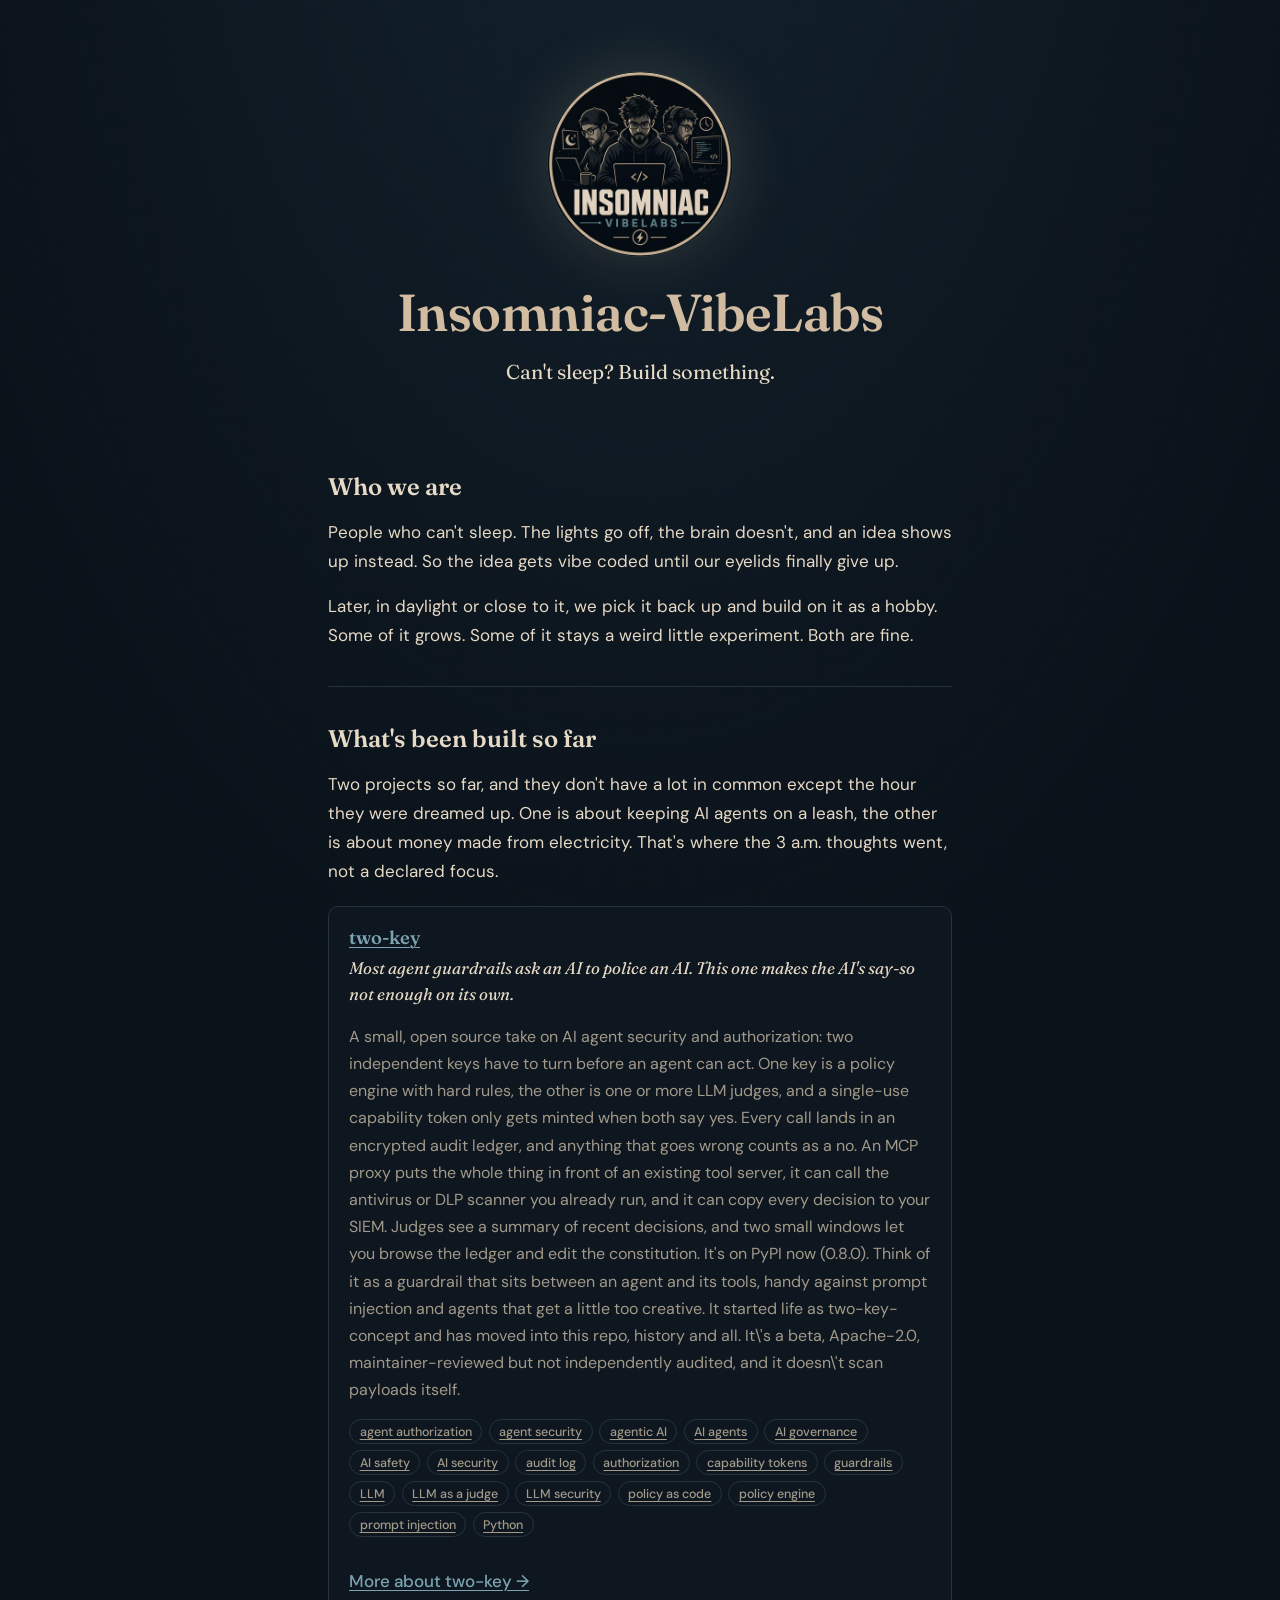
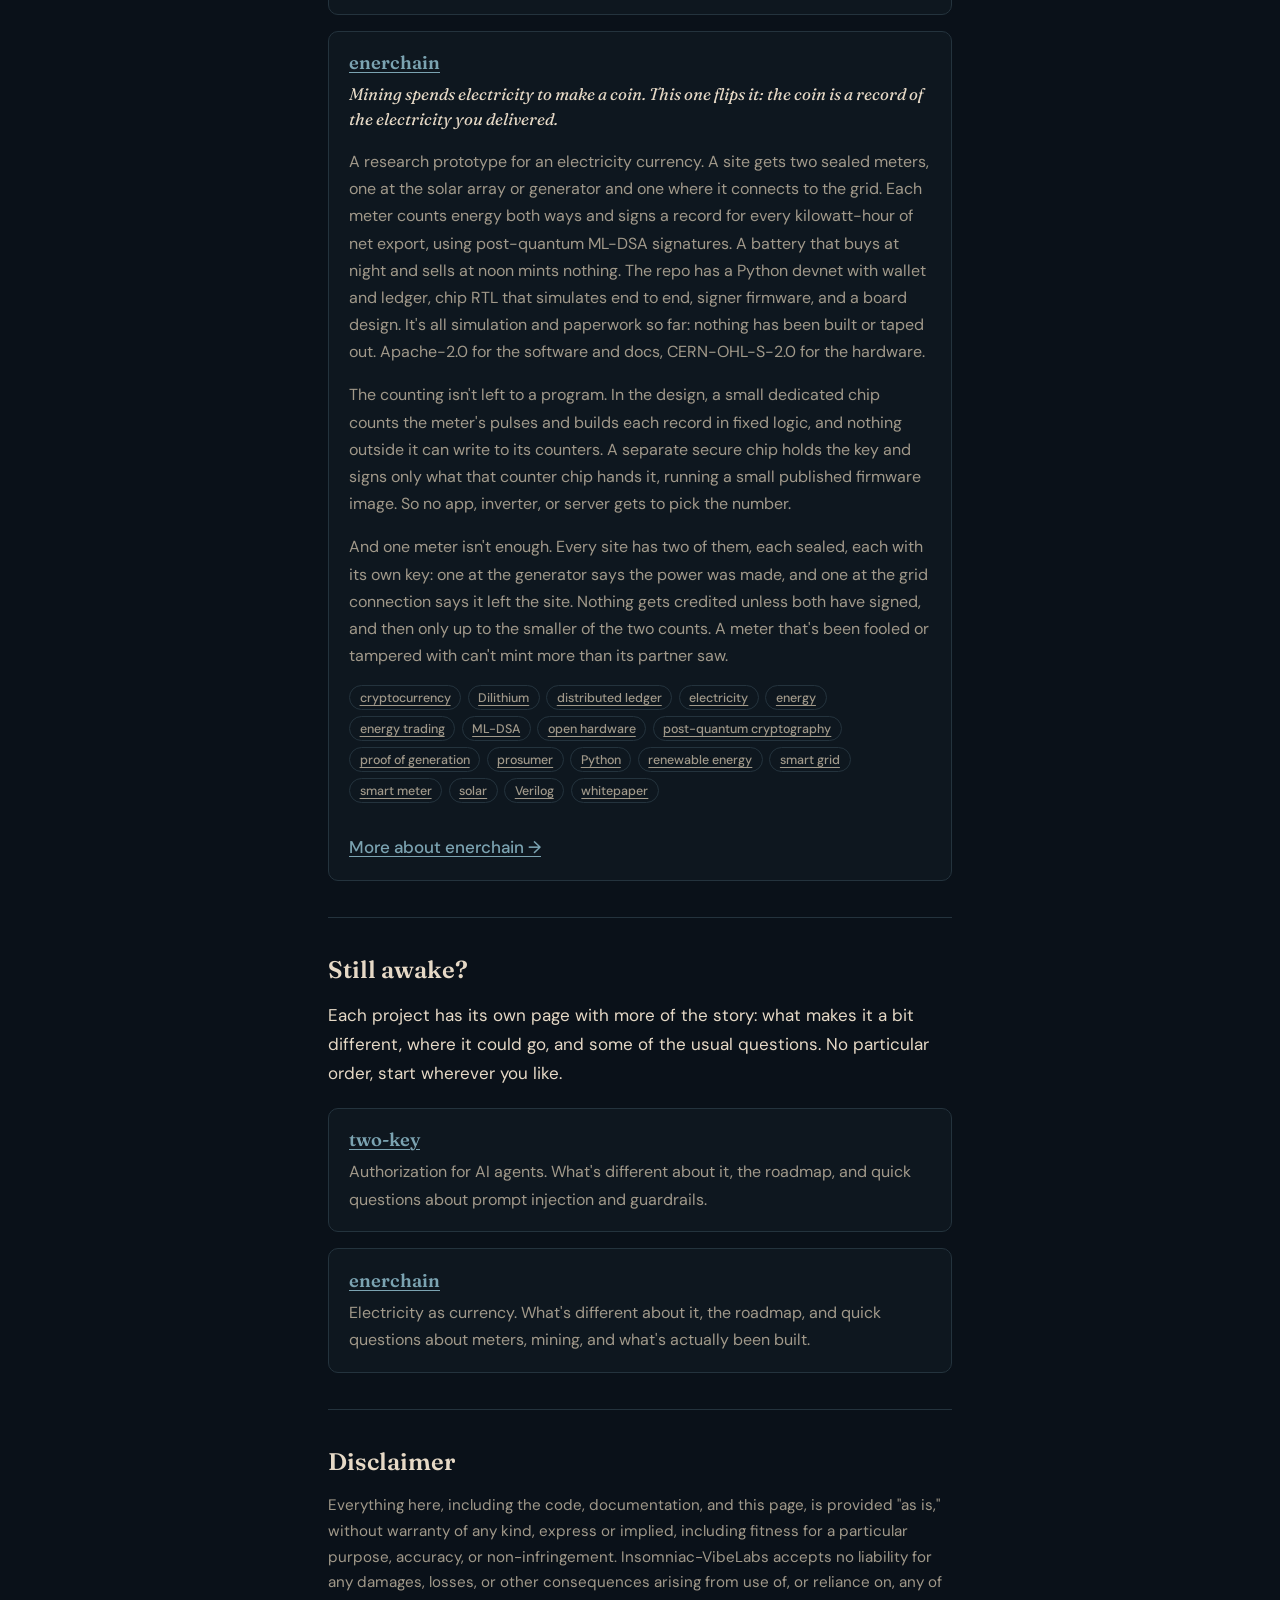
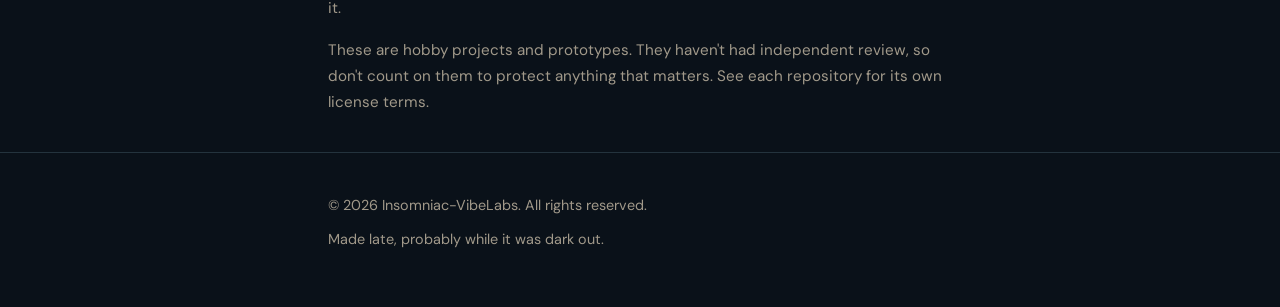
<file: index.html>
<!DOCTYPE html>
<html lang="en">
<head>
<meta charset="utf-8">
<meta name="viewport" content="width=device-width, initial-scale=1">
<meta name="color-scheme" content="dark">
<title>Insomniac-VibeLabs: hobby projects built after dark</title>
<meta name="description" content="Insomniac-VibeLabs is a hobby lab for ideas vibe coded at night. Current projects: Two-Key, an open source AI agent security beta, and Enerchain, an electricity-as-currency research prototype with a Python devnet, chip RTL and board design.">
<link rel="canonical" href="https://insomniac-vibelabs.github.io/Insomniac-VibeLabs-Webpage/">
<meta property="og:type" content="website">
<meta property="og:url" content="https://insomniac-vibelabs.github.io/Insomniac-VibeLabs-Webpage/">
<meta property="og:site_name" content="Insomniac-VibeLabs">
<meta property="og:image" content="https://insomniac-vibelabs.github.io/Insomniac-VibeLabs-Webpage/og-home.png">
<meta property="og:image:width" content="1280">
<meta property="og:image:height" content="720">
<meta property="og:image:alt" content="Line drawing of a laptop on a desk at night under a crescent moon, with a mug beside it and two idea bubbles above: a pair of keys and an electricity meter.">
<meta property="og:title" content="Insomniac-VibeLabs: hobby projects built after dark">
<meta property="og:description" content="Ideas vibe coded at night, built on as a hobby. Two-Key (AI agent security) and Enerchain (electricity as currency). Open source projects.">
<meta name="twitter:card" content="summary_large_image">
<meta name="twitter:title" content="Insomniac-VibeLabs: hobby projects built after dark">
<meta name="twitter:description" content="Ideas vibe coded at night, built on as a hobby. Two-Key and Enerchain, open source projects.">
<meta name="twitter:image" content="https://insomniac-vibelabs.github.io/Insomniac-VibeLabs-Webpage/og-home.png">
<meta name="twitter:image:alt" content="Line drawing of a laptop on a desk at night under a crescent moon, with a mug beside it and two idea bubbles above: a pair of keys and an electricity meter.">
<meta name="robots" content="index, follow, max-image-preview:large">
<meta name="theme-color" content="#070d12">
<link rel="apple-touch-icon" href="apple-touch-icon.png">
<script type="application/ld+json">
{
  "@context": "https://schema.org",
  "@graph": [
    {
      "@type": "Organization",
      "@id": "https://insomniac-vibelabs.github.io/Insomniac-VibeLabs-Webpage/#org",
      "name": "Insomniac-VibeLabs",
      "url": "https://insomniac-vibelabs.github.io/Insomniac-VibeLabs-Webpage/",
      "logo": "https://insomniac-vibelabs.github.io/Insomniac-VibeLabs-Webpage/apple-touch-icon.png",
      "sameAs": [
        "https://github.com/Insomniac-VibeLabs"
      ]
    },
    {
      "@type": "WebSite",
      "@id": "https://insomniac-vibelabs.github.io/Insomniac-VibeLabs-Webpage/#site",
      "url": "https://insomniac-vibelabs.github.io/Insomniac-VibeLabs-Webpage/",
      "name": "Insomniac-VibeLabs",
      "description": "Ideas vibe coded at night until sleep shows up, then built on as a hobby. Home of Two-Key (AI agent security) and Enerchain (electricity as currency), one a beta, one a prototype.",
      "publisher": {
        "@id": "https://insomniac-vibelabs.github.io/Insomniac-VibeLabs-Webpage/#org"
      },
      "inLanguage": "en",
      "image": "https://insomniac-vibelabs.github.io/Insomniac-VibeLabs-Webpage/og-home.png",
      "datePublished": "2026-10-05"
    }
  ]
}
</script>
<link rel="icon" type="image/png" href="apple-touch-icon.png">
<link rel="preconnect" href="https://fonts.googleapis.com">
<link rel="preconnect" href="https://fonts.gstatic.com" crossorigin>
<link href="https://fonts.googleapis.com/css2?family=Fraunces:opsz,wght@9..144,400;9..144,600&family=DM+Sans:wght@400;500&display=swap" rel="stylesheet">
<link rel="stylesheet" href="style.css">
</head>
<body>

<header>
  <div class="wrap">
    <div class="avatar-wrap">
      <img
        src="logo-400.jpg"
        alt="Insomniac-VibeLabs logo"
        width="184" height="184">
    </div>
    <h1 class="org">Insomniac-VibeLabs</h1>
    <p class="tagline">Can't sleep? Build something.</p>
  </div>
</header>

<main class="wrap">

  <section>
    <h2>Who we are</h2>
    <p>People who can't sleep. The lights go off, the brain doesn't, and an idea shows up instead. So the idea gets vibe coded until our eyelids finally give up.</p>
    <p>Later, in daylight or close to it, we pick it back up and build on it as a hobby. Some of it grows. Some of it stays a weird little experiment. Both are fine.</p>
  </section>

  <section>
    <h2>What's been built so far</h2>
    <p>Two projects so far, and they don't have a lot in common except the hour they were dreamed up. One is about keeping AI agents on a leash, the other is about money made from electricity. That's where the 3 a.m. thoughts went, not a declared focus.</p>
    <ul class="repos">
      <li>
        <a class="name" href="https://github.com/Insomniac-VibeLabs/two-key" title="two-key on GitHub: authorization for AI agents">two-key</a>
        <p class="hook">Most agent guardrails ask an AI to police an AI. This one makes the AI's say-so not enough on its own.</p>
        <p>A small, open source take on AI agent security and authorization: two independent keys have to turn before an agent can act. One key is a policy engine with hard rules, the other is one or more LLM judges, and a single-use capability token only gets minted when both say yes. Every call lands in an encrypted audit ledger, and anything that goes wrong counts as a no. An MCP proxy puts the whole thing in front of an existing tool server, it can call the antivirus or DLP scanner you already run, and it can copy every decision to your SIEM. Judges see a summary of recent decisions, and two small windows let you browse the ledger and edit the constitution. It's on PyPI now (0.8.0). Think of it as a guardrail that sits between an agent and its tools, handy against prompt injection and agents that get a little too creative. It started life as two-key-concept and has moved into this repo, history and all. It\'s a beta, Apache-2.0, maintainer-reviewed but not independently audited, and it doesn\'t scan payloads itself.</p>
        <p class="topics" aria-label="Topics">
          <a href="https://github.com/topics/agent-authorization">agent authorization</a>
          <a href="https://github.com/topics/agent-security">agent security</a>
          <a href="https://github.com/topics/agentic-ai">agentic AI</a>
          <a href="https://github.com/topics/ai-agents">AI agents</a>
          <a href="https://github.com/topics/ai-governance">AI governance</a>
          <a href="https://github.com/topics/ai-saftey">AI safety</a>
          <a href="https://github.com/topics/ai-security">AI security</a>
          <a href="https://github.com/topics/audit-log">audit log</a>
          <a href="https://github.com/topics/authorization">authorization</a>
          <a href="https://github.com/topics/capability-tokens">capability tokens</a>
          <a href="https://github.com/topics/guardrails">guardrails</a>
          <a href="https://github.com/topics/llm">LLM</a>
          <a href="https://github.com/topics/llm-as-judge">LLM as a judge</a>
          <a href="https://github.com/topics/llm-security">LLM security</a>
          <a href="https://github.com/topics/policy-as-code">policy as code</a>
          <a href="https://github.com/topics/policy-engine">policy engine</a>
          <a href="https://github.com/topics/prompt-injection">prompt injection</a>
          <a href="https://github.com/topics/python">Python</a>
        </p>
        <a class="more" href="two-key.html">More about two-key &rarr;</a>
      </li>
      <li>
        <a class="name" href="https://github.com/Insomniac-VibeLabs/enerchain" title="Enerchain on GitHub: electricity as currency">enerchain</a>
        <p class="hook">Mining spends electricity to make a coin. This one flips it: the coin is a record of the electricity you delivered.</p>
        <p>A research prototype for an electricity currency. A site gets two sealed meters, one at the solar array or generator and one where it connects to the grid. Each meter counts energy both ways and signs a record for every kilowatt-hour of net export, using post-quantum ML-DSA signatures. A battery that buys at night and sells at noon mints nothing. The repo has a Python devnet with wallet and ledger, chip RTL that simulates end to end, signer firmware, and a board design. It's all simulation and paperwork so far: nothing has been built or taped out. Apache-2.0 for the software and docs, CERN-OHL-S-2.0 for the hardware.</p>
        <p>The counting isn't left to a program. In the design, a small dedicated chip counts the meter's pulses and builds each record in fixed logic, and nothing outside it can write to its counters. A separate secure chip holds the key and signs only what that counter chip hands it, running a small published firmware image. So no app, inverter, or server gets to pick the number.</p>
        <p>And one meter isn't enough. Every site has two of them, each sealed, each with its own key: one at the generator says the power was made, and one at the grid connection says it left the site. Nothing gets credited unless both have signed, and then only up to the smaller of the two counts. A meter that's been fooled or tampered with can't mint more than its partner saw.</p>
        <p class="topics" aria-label="Topics">
          <a href="https://github.com/topics/cryptocurrency">cryptocurrency</a>
          <a href="https://github.com/topics/dilithium">Dilithium</a>
          <a href="https://github.com/topics/distributed-ledger">distributed ledger</a>
          <a href="https://github.com/topics/electricity">electricity</a>
          <a href="https://github.com/topics/energy">energy</a>
          <a href="https://github.com/topics/energy-trading">energy trading</a>
          <a href="https://github.com/topics/ml-dsa">ML-DSA</a>
          <a href="https://github.com/topics/open-hardware">open hardware</a>
          <a href="https://github.com/topics/post-quantum-cryptography">post-quantum cryptography</a>
          <a href="https://github.com/topics/proof-of-generation">proof of generation</a>
          <a href="https://github.com/topics/prosumer">prosumer</a>
          <a href="https://github.com/topics/python">Python</a>
          <a href="https://github.com/topics/renewable-energy">renewable energy</a>
          <a href="https://github.com/topics/smart-grid">smart grid</a>
          <a href="https://github.com/topics/smart-meter">smart meter</a>
          <a href="https://github.com/topics/solar">solar</a>
          <a href="https://github.com/topics/verilog">Verilog</a>
          <a href="https://github.com/topics/whitepaper">whitepaper</a>
        </p>
        <a class="more" href="enerchain.html">More about enerchain &rarr;</a>
      </li>
    </ul>
  </section>

  <section>
    <h2>Still awake?</h2>
    <p>Each project has its own page with more of the story: what makes it a bit different, where it could go, and some of the usual questions. No particular order, start wherever you like.</p>
    <ul class="pages">
      <li>
        <a href="two-key.html">two-key</a>
        <p>Authorization for AI agents. What's different about it, the roadmap, and quick questions about prompt injection and guardrails.</p>
      </li>
      <li>
        <a href="enerchain.html">enerchain</a>
        <p>Electricity as currency. What's different about it, the roadmap, and quick questions about meters, mining, and what's actually been built.</p>
      </li>
    </ul>
  </section>

  <section>
    <h2>Disclaimer</h2>
    <p class="fine">Everything here, including the code, documentation, and this page, is provided "as is," without warranty of any kind, express or implied, including fitness for a particular purpose, accuracy, or non-infringement. <span class="org">Insomniac-VibeLabs</span> accepts no liability for any damages, losses, or other consequences arising from use of, or reliance on, any of it.</p>
    <p class="fine">These are hobby projects and prototypes. They haven't had independent review, so don't count on them to protect anything that matters. See each repository for its own license terms.</p>
  </section>

</main>

<footer>
  <div class="wrap">
    <p>&copy; 2026 <span class="org">Insomniac-VibeLabs</span>. All rights reserved.</p>
    <p>Made late, probably while it was dark out.</p>
  </div>
</footer>

</body>
</html>
</file>
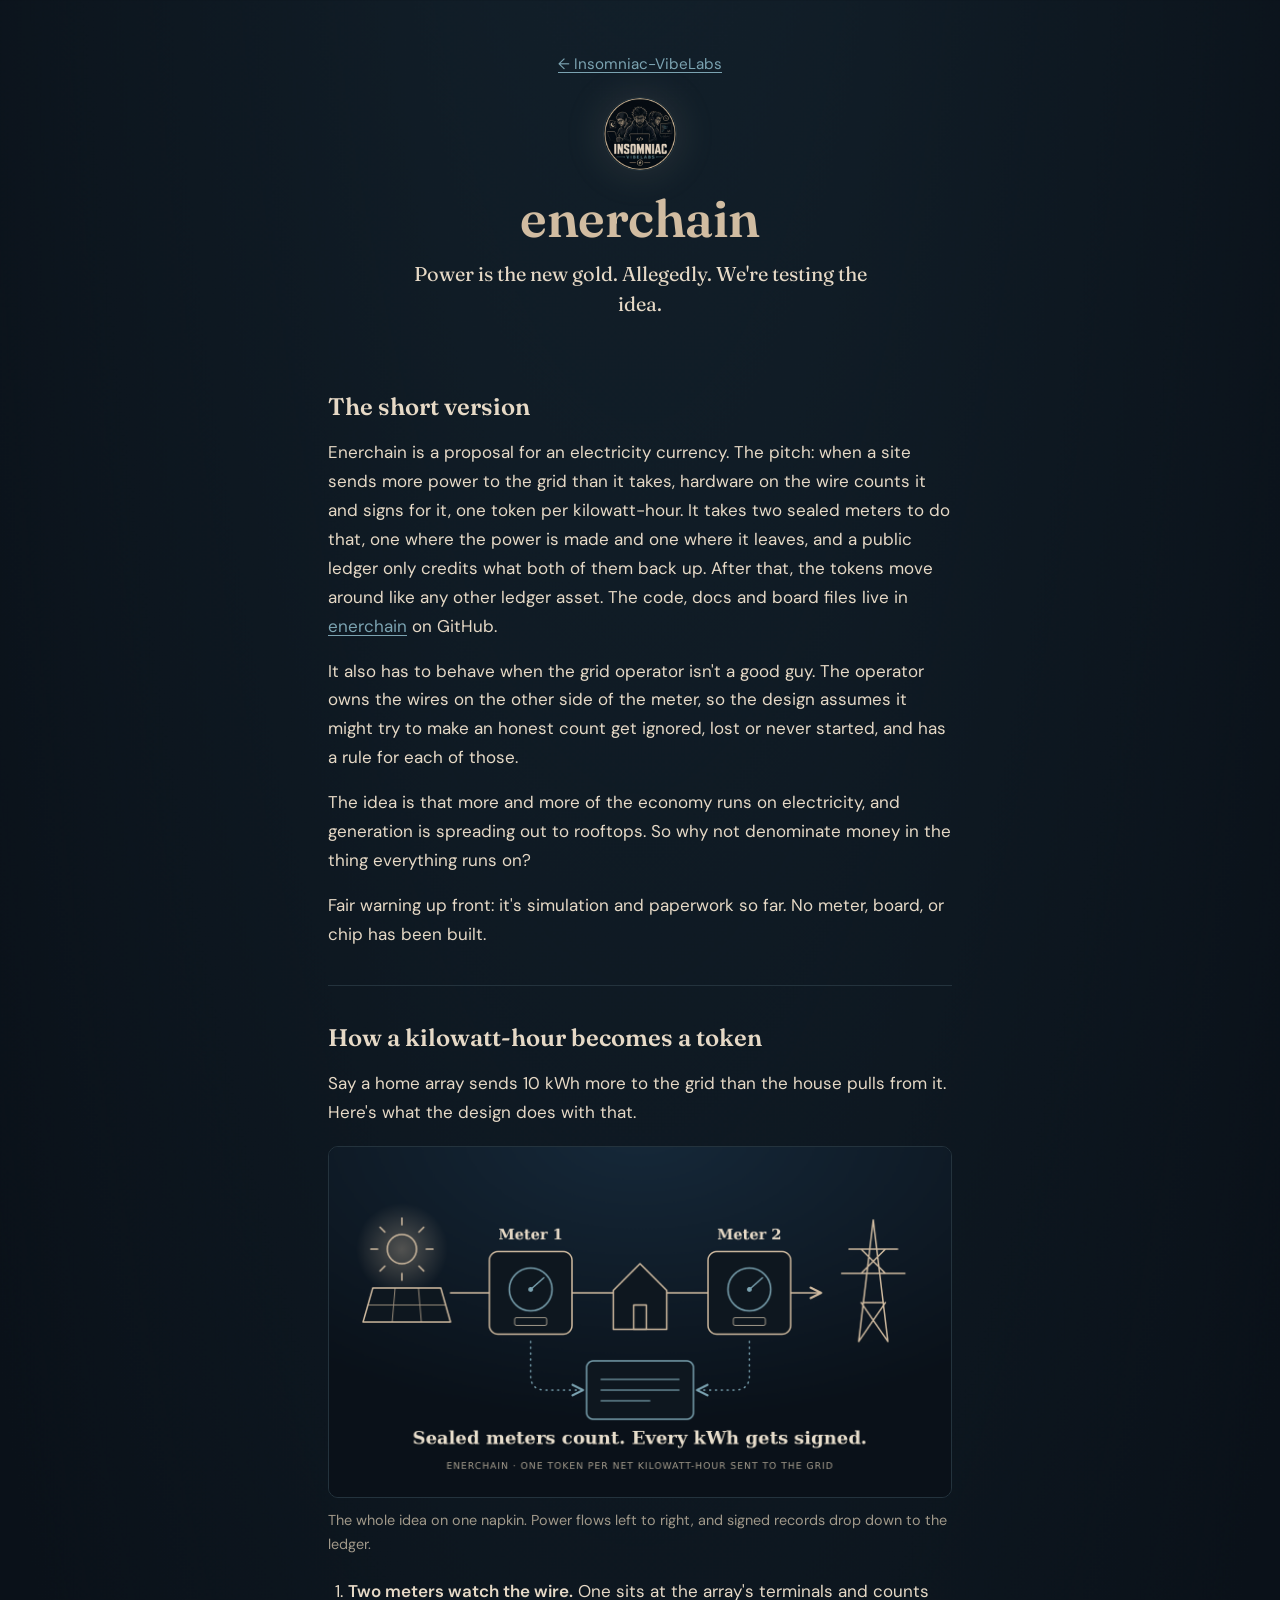
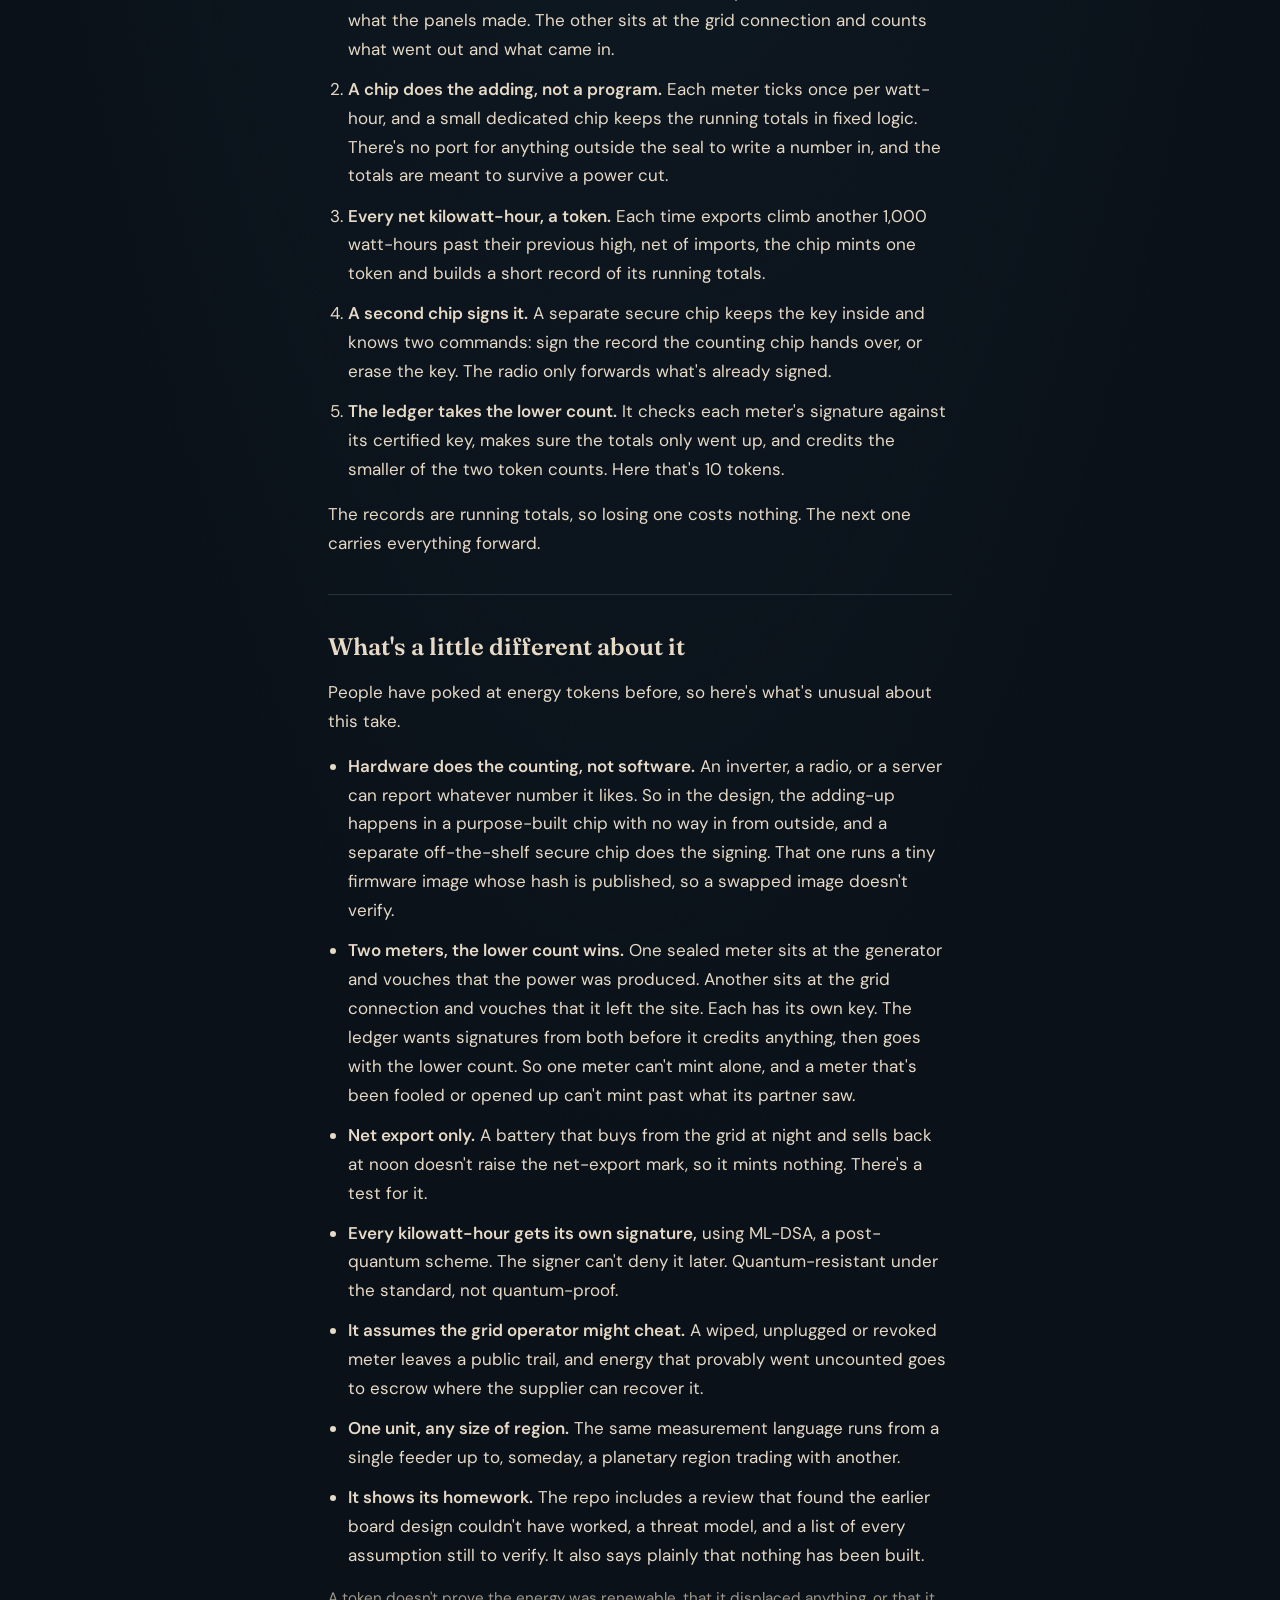
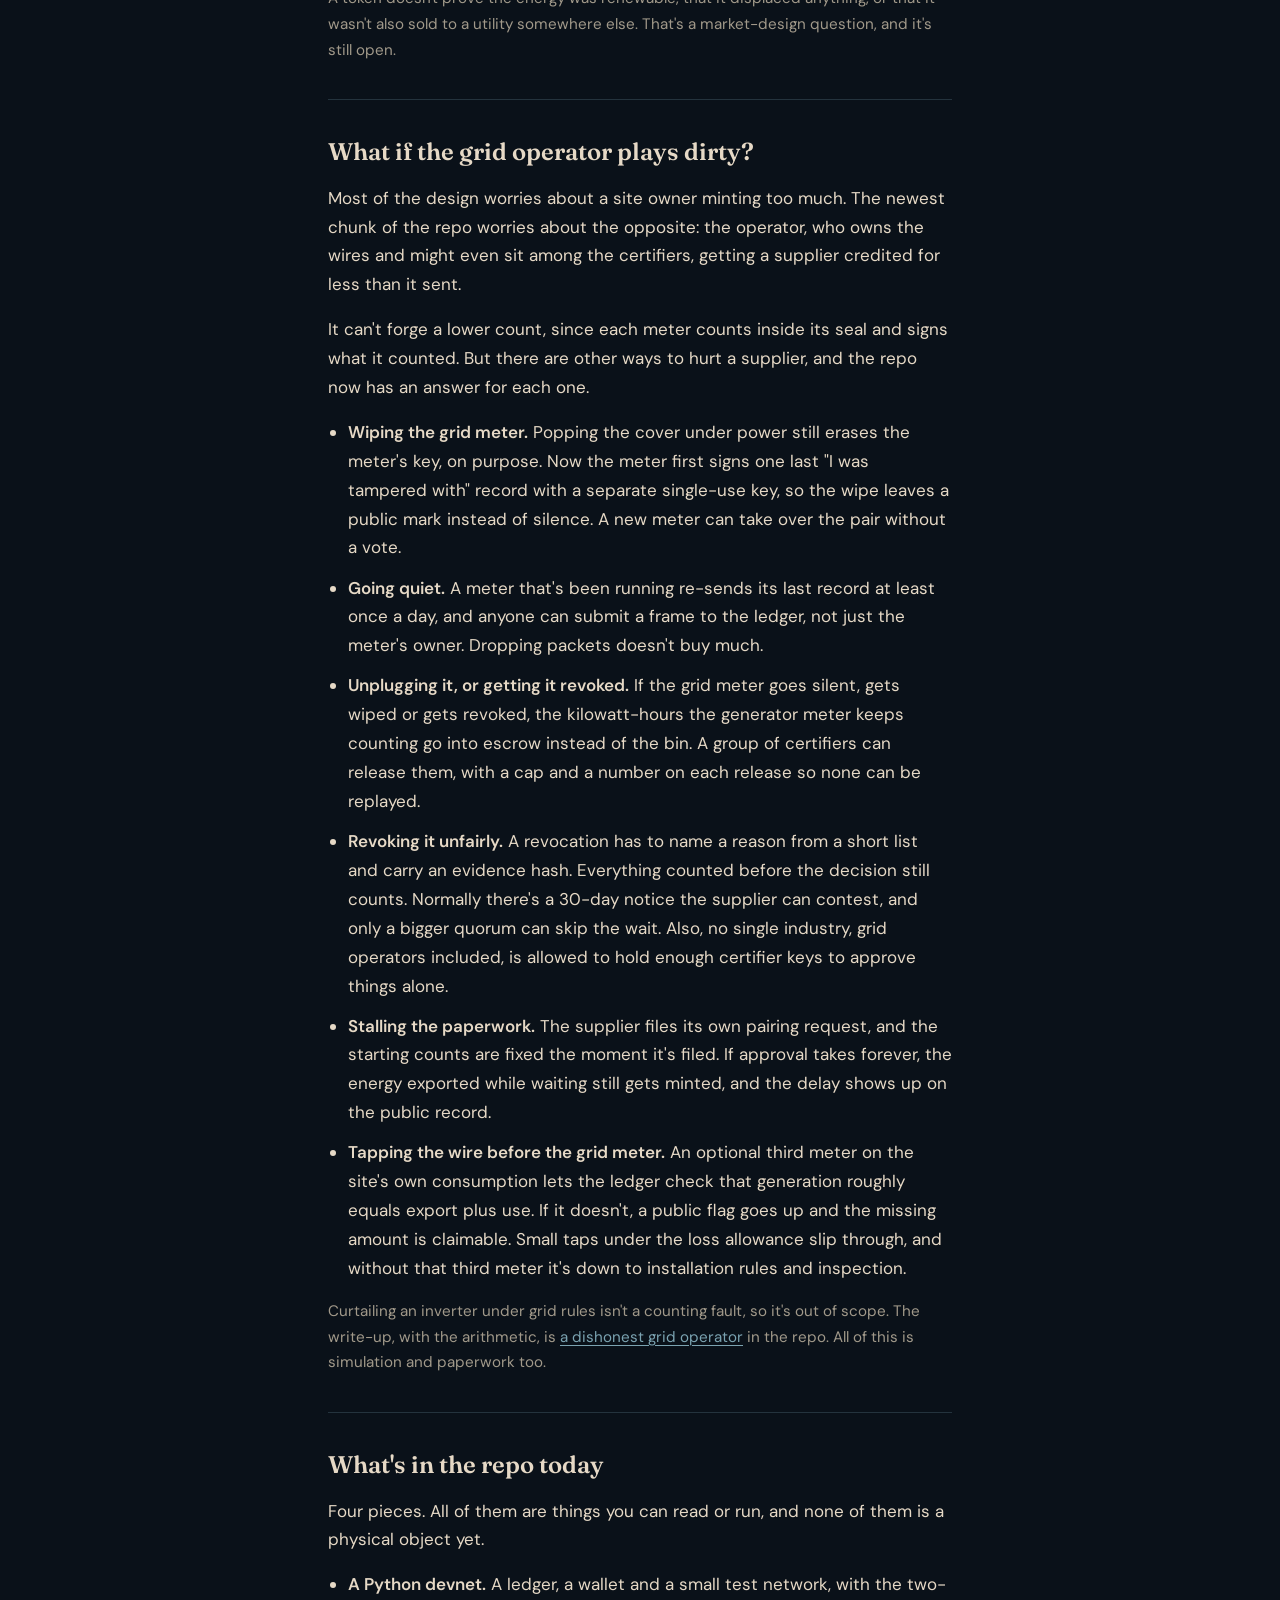
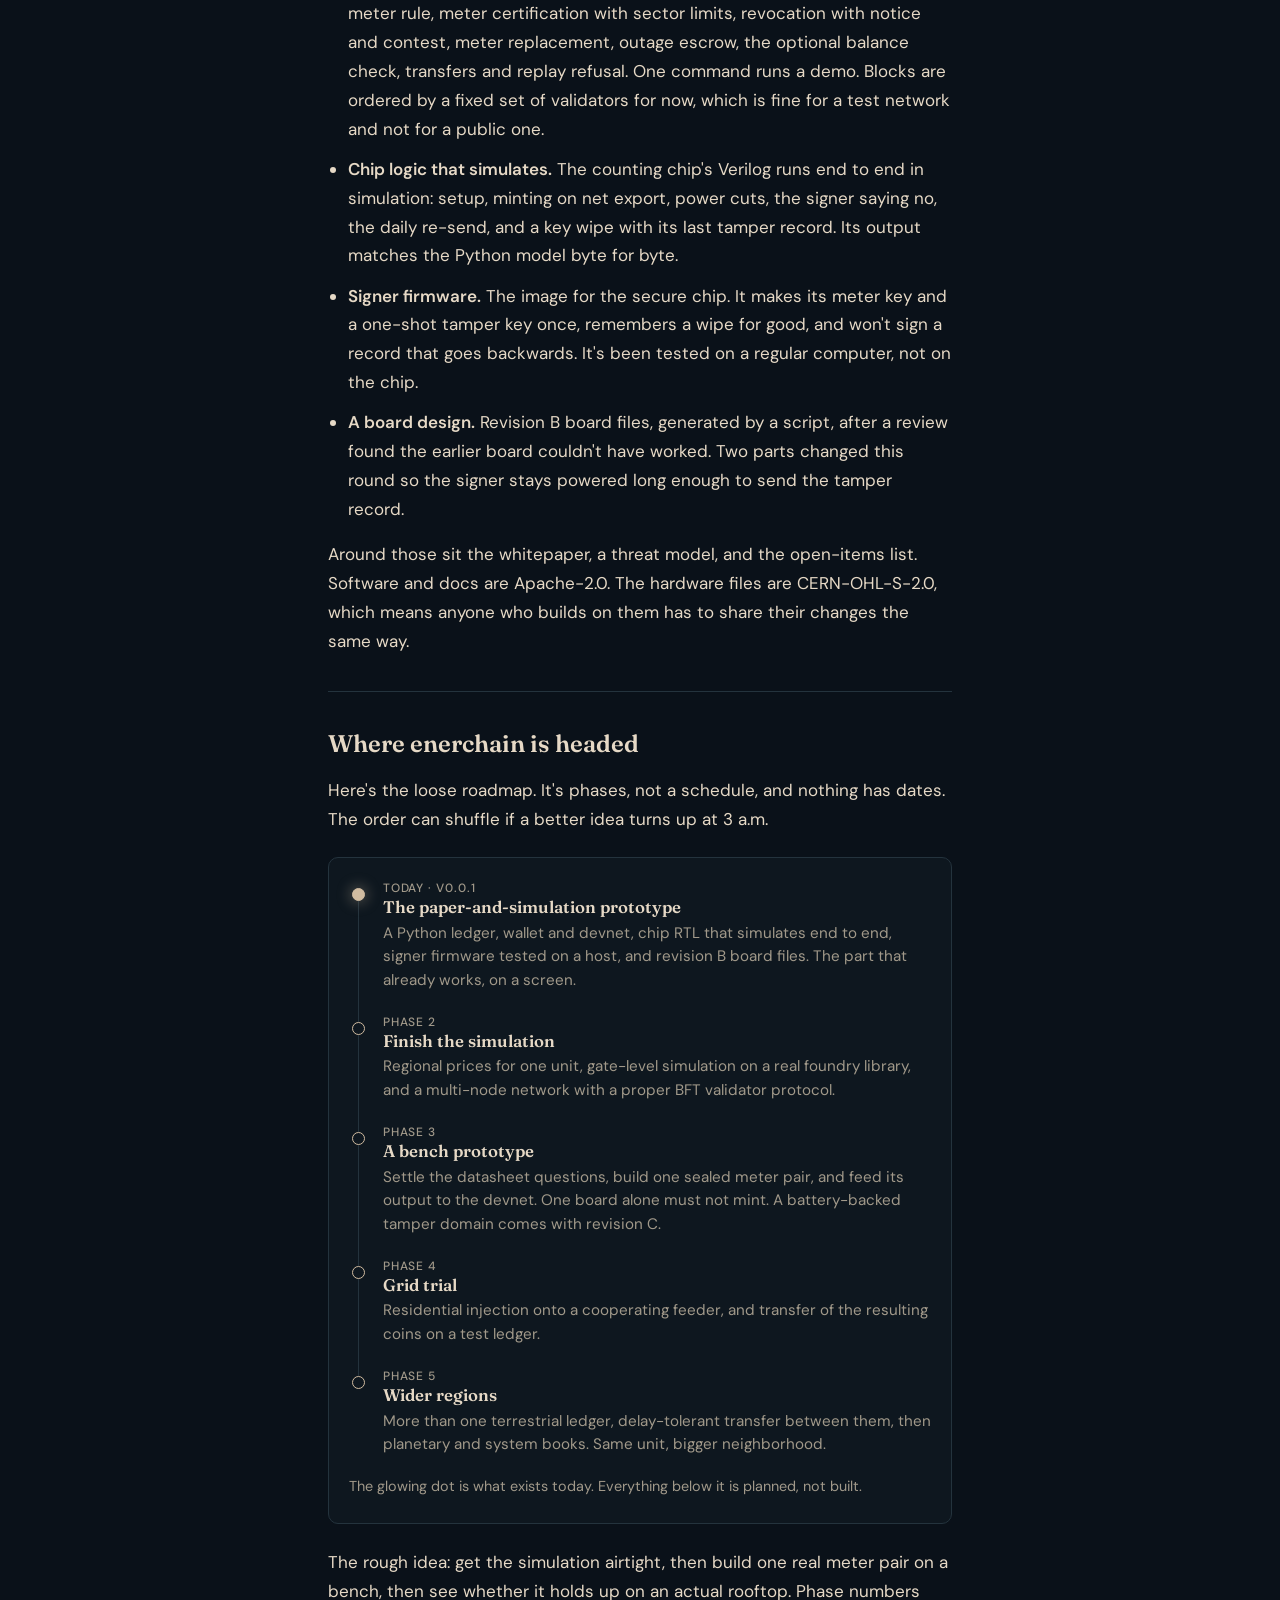
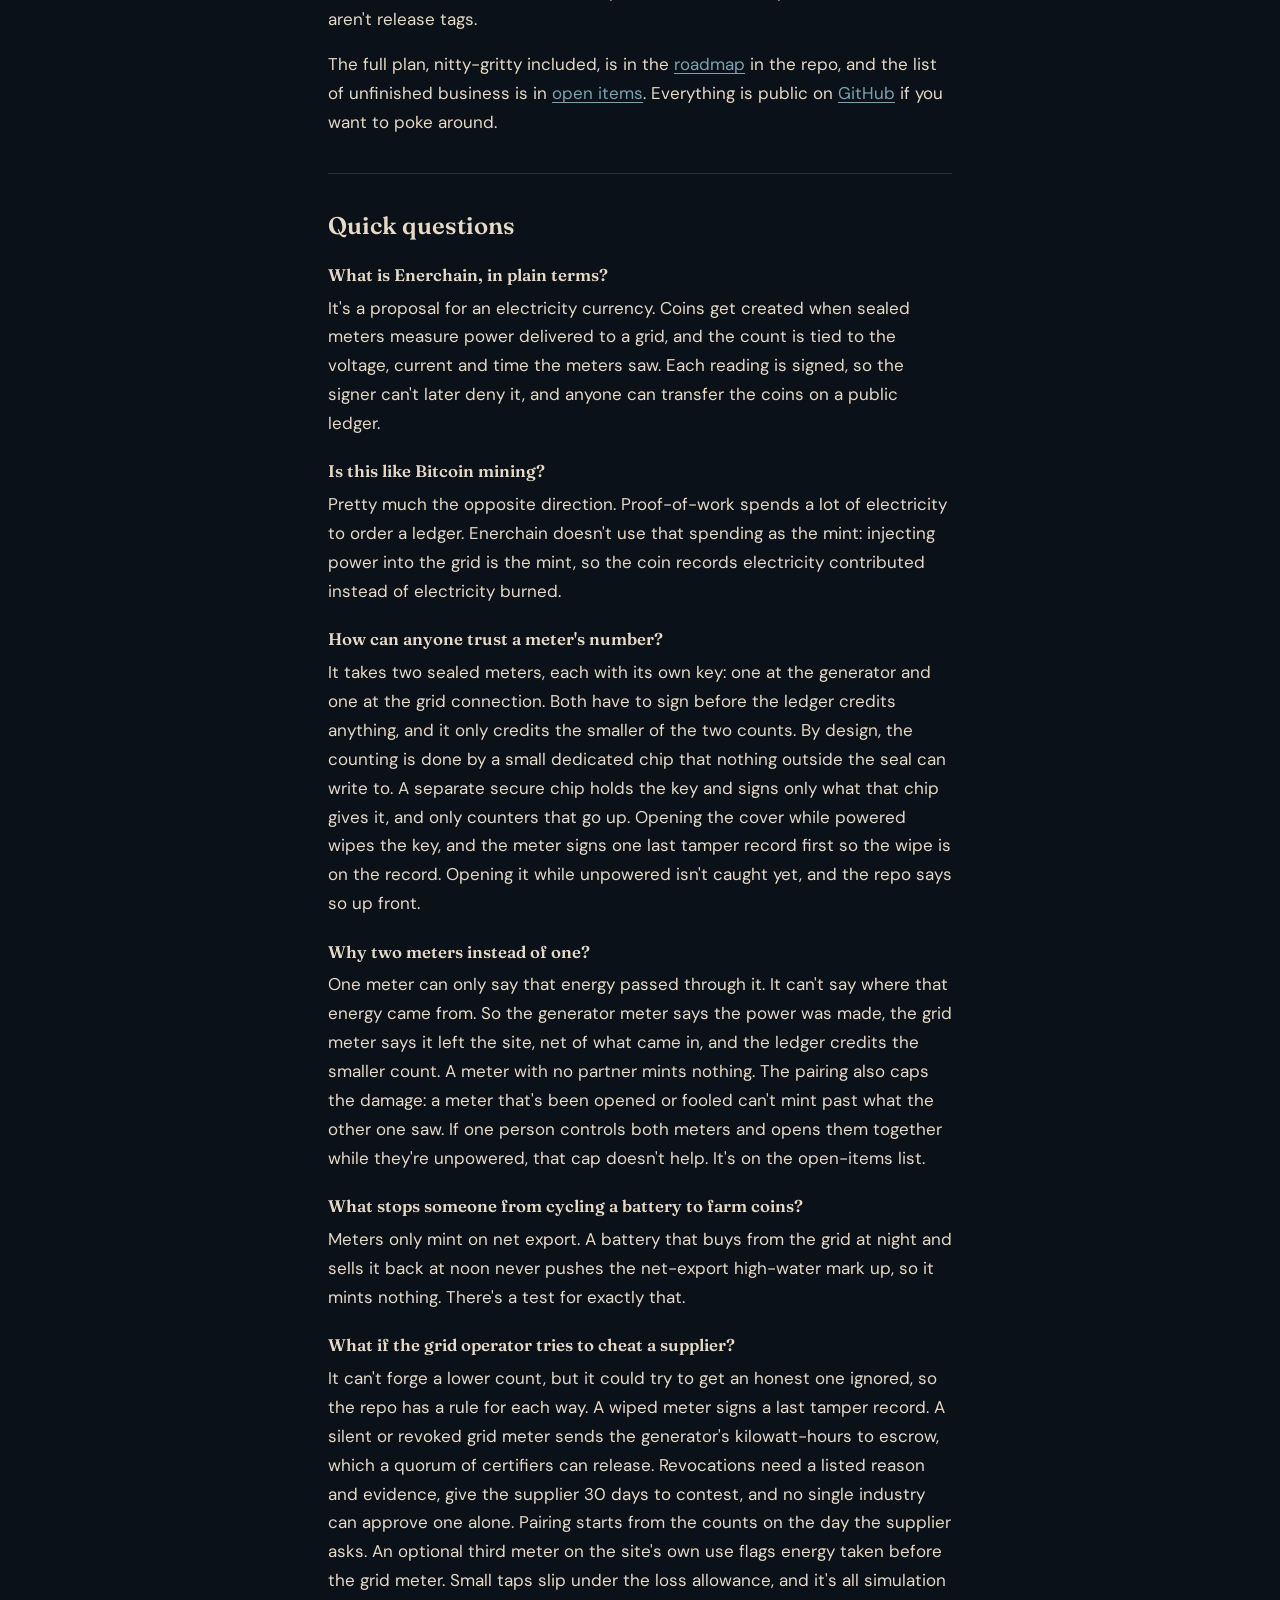
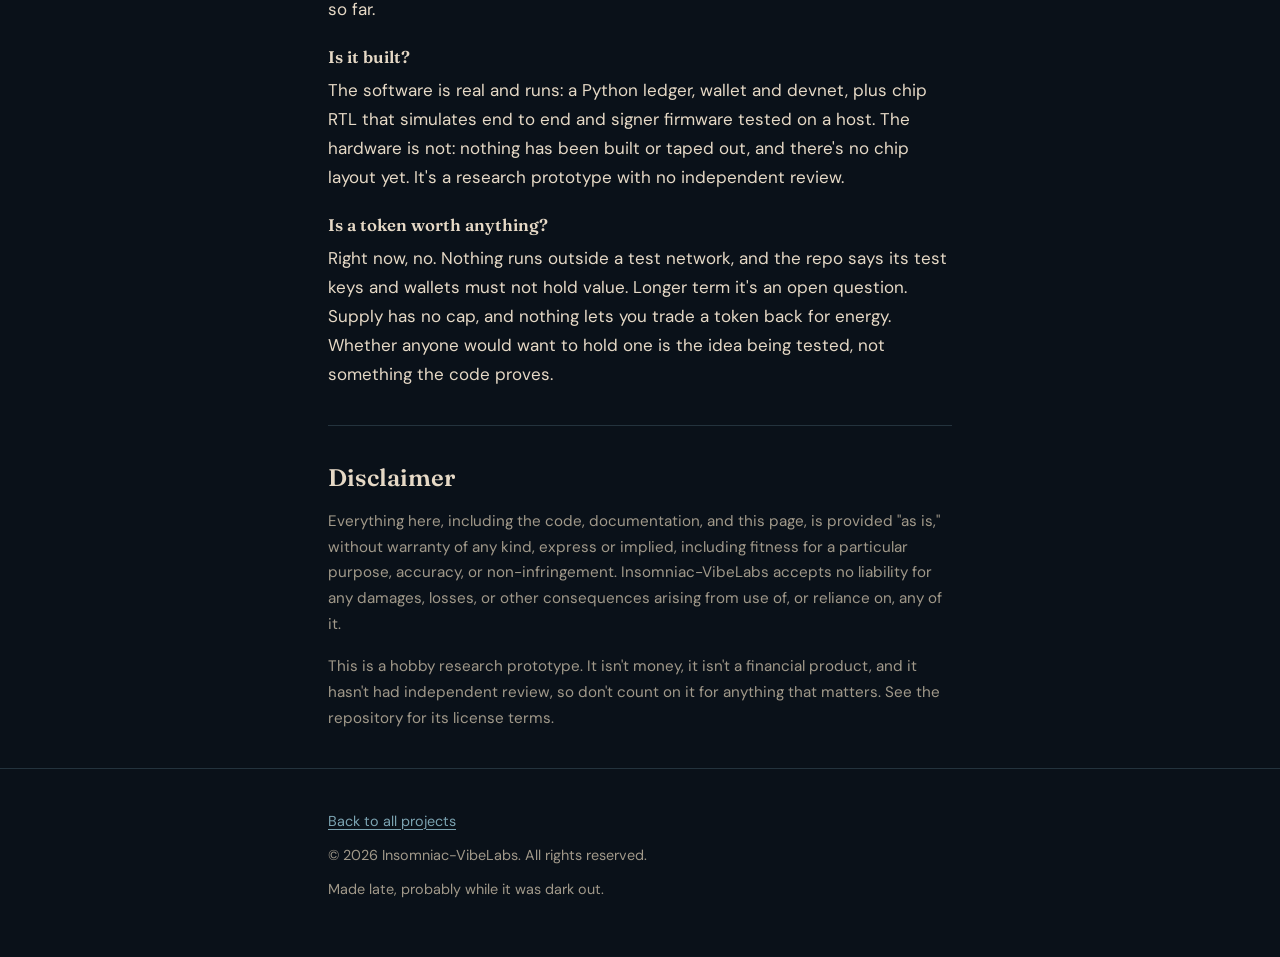
<file: enerchain.html>
<!DOCTYPE html>
<html lang="en">
<head>
<meta charset="utf-8">
<meta name="viewport" content="width=device-width, initial-scale=1">
<meta name="color-scheme" content="dark">
<title>Enerchain: an electricity currency minted by meters, not miners | Insomniac-VibeLabs</title>
<meta name="description" content="Enerchain is a hobby research prototype for an electricity currency. Two sealed meters count each kilowatt-hour a site sends to the grid and sign for it, and a public ledger credits the lower count. Simulation only so far.">
<link rel="canonical" href="https://insomniac-vibelabs.github.io/Insomniac-VibeLabs-Webpage/enerchain.html">
<meta property="og:type" content="article">
<meta property="article:published_time" content="2026-10-09">
<meta property="og:url" content="https://insomniac-vibelabs.github.io/Insomniac-VibeLabs-Webpage/enerchain.html">
<meta property="og:site_name" content="Insomniac-VibeLabs">
<meta property="og:image" content="https://insomniac-vibelabs.github.io/Insomniac-VibeLabs-Webpage/og-enerchain.png">
<meta property="og:image:width" content="1280">
<meta property="og:image:height" content="720">
<meta property="og:image:alt" content="Diagram of a solar array feeding a house through one sealed meter, with a second sealed meter at the grid connection. Both meters send signed records down to a ledger.">
<meta property="og:title" content="Enerchain: an electricity currency minted by meters, not miners">
<meta property="og:description" content="Two sealed meters count each kilowatt-hour a site sends to the grid and sign for it. A public ledger credits the lower count. Open source research prototype, simulation only so far.">
<meta name="twitter:card" content="summary_large_image">
<meta name="twitter:title" content="Enerchain: an electricity currency minted by meters, not miners">
<meta name="twitter:description" content="Two sealed meters count each kilowatt-hour a site sends to the grid and sign for it. A public ledger credits the lower count. Open source research prototype, simulation only so far.">
<meta name="twitter:image" content="https://insomniac-vibelabs.github.io/Insomniac-VibeLabs-Webpage/og-enerchain.png">
<meta name="twitter:image:alt" content="Diagram of a solar array feeding a house through one sealed meter, with a second sealed meter at the grid connection. Both meters send signed records down to a ledger.">
<meta name="robots" content="index, follow, max-image-preview:large">
<meta name="theme-color" content="#070d12">
<link rel="icon" type="image/png" href="apple-touch-icon.png">
<link rel="apple-touch-icon" href="apple-touch-icon.png">
<script type="application/ld+json">
{
  "@context": "https://schema.org",
  "@graph": [
    {
      "@type": "TechArticle",
      "headline": "Enerchain: an electricity currency minted by meters, not miners",
      "description": "Enerchain is a hobby research prototype for an electricity currency. Two sealed meters count each kilowatt-hour a site sends to the grid and sign for it, and a public ledger credits the lower count. Simulation only so far.",
      "image": [
        "https://insomniac-vibelabs.github.io/Insomniac-VibeLabs-Webpage/og-enerchain.png"
      ],
      "datePublished": "2026-10-09",
      "author": {
        "@type": "Organization",
        "name": "Insomniac-VibeLabs",
        "url": "https://github.com/Insomniac-VibeLabs"
      },
      "publisher": {
        "@type": "Organization",
        "name": "Insomniac-VibeLabs",
        "url": "https://github.com/Insomniac-VibeLabs"
      },
      "mainEntityOfPage": "https://insomniac-vibelabs.github.io/Insomniac-VibeLabs-Webpage/enerchain.html",
      "inLanguage": "en"
    },
    {
      "@type": "SoftwareSourceCode",
      "name": "enerchain",
      "description": "Electricity as currency: two sealed meters each mint one token per kWh of net grid export and sign each record post-quantum (ML-DSA), and a public ledger credits the lower count. Python devnet, chip RTL, signer firmware and board design. Research prototype, nothing built, no independent review.",
      "url": "https://insomniac-vibelabs.github.io/Insomniac-VibeLabs-Webpage/enerchain.html",
      "codeRepository": "https://github.com/Insomniac-VibeLabs/enerchain",
      "programmingLanguage": [
        "Python",
        "Verilog"
      ],
      "license": [
        "https://www.apache.org/licenses/LICENSE-2.0",
        "https://spdx.org/licenses/CERN-OHL-S-2.0.html"
      ],
      "keywords": "cryptocurrency, dilithium, distributed ledger, electricity, energy, energy trading, ML-DSA, open hardware, post-quantum cryptography, proof of generation, prosumer, renewable energy, smart grid, smart meter, solar, whitepaper",
      "author": {
        "@type": "Organization",
        "name": "Insomniac-VibeLabs",
        "url": "https://github.com/Insomniac-VibeLabs"
      }
    },
    {
      "@type": "FAQPage",
      "mainEntity": [
        {
          "@type": "Question",
          "name": "What is Enerchain, in plain terms?",
          "acceptedAnswer": {
            "@type": "Answer",
            "text": "It's a proposal for an electricity currency. Coins get created when sealed meters measure power delivered to a grid, and the count is tied to the voltage, current and time the meters saw. Each reading is signed, so the signer can't later deny it, and anyone can transfer the coins on a public ledger."
          }
        },
        {
          "@type": "Question",
          "name": "Is this like Bitcoin mining?",
          "acceptedAnswer": {
            "@type": "Answer",
            "text": "Pretty much the opposite direction. Proof-of-work spends a lot of electricity to order a ledger. Enerchain doesn't use that spending as the mint: injecting power into the grid is the mint, so the coin records electricity contributed instead of electricity burned."
          }
        },
        {
          "@type": "Question",
          "name": "How can anyone trust a meter's number?",
          "acceptedAnswer": {
            "@type": "Answer",
            "text": "It takes two sealed meters, each with its own key: one at the generator and one at the grid connection. Both have to sign before the ledger credits anything, and it only credits the smaller of the two counts. By design, the counting is done by a small dedicated chip that nothing outside the seal can write to. A separate secure chip holds the key and signs only what that chip gives it, and only counters that go up. Opening the cover while powered wipes the key, and the meter signs one last tamper record first so the wipe is on the record. Opening it while unpowered isn't caught yet, and the repo says so up front."
          }
        },
        {
          "@type": "Question",
          "name": "Why two meters instead of one?",
          "acceptedAnswer": {
            "@type": "Answer",
            "text": "One meter can only say that energy passed through it. It can't say where that energy came from. So the generator meter says the power was made, the grid meter says it left the site, net of what came in, and the ledger credits the smaller count. A meter with no partner mints nothing. The pairing also caps the damage: a meter that's been opened or fooled can't mint past what the other one saw. If one person controls both meters and opens them together while they're unpowered, that cap doesn't help. It's on the open-items list."
          }
        },
        {
          "@type": "Question",
          "name": "What stops someone from cycling a battery to farm coins?",
          "acceptedAnswer": {
            "@type": "Answer",
            "text": "Meters only mint on net export. A battery that buys from the grid at night and sells it back at noon never pushes the net-export high-water mark up, so it mints nothing. There's a test for exactly that."
          }
        },
        {
          "@type": "Question",
          "name": "What if the grid operator tries to cheat a supplier?",
          "acceptedAnswer": {
            "@type": "Answer",
            "text": "It can't forge a lower count, but it could try to get an honest one ignored, so the repo has a rule for each way. A wiped meter signs a last tamper record. A silent or revoked grid meter sends the generator's kilowatt-hours to escrow, which a quorum of certifiers can release. Revocations need a listed reason and evidence, give the supplier 30 days to contest, and no single industry can approve one alone. Pairing starts from the counts on the day the supplier asks. An optional third meter on the site's own use flags energy taken before the grid meter. Small taps slip under the loss allowance, and it's all simulation so far."
          }
        },
        {
          "@type": "Question",
          "name": "Is it built?",
          "acceptedAnswer": {
            "@type": "Answer",
            "text": "The software is real and runs: a Python ledger, wallet and devnet, plus chip RTL that simulates end to end and signer firmware tested on a host. The hardware is not: nothing has been built or taped out, and there's no chip layout yet. It's a research prototype with no independent review."
          }
        },
        {
          "@type": "Question",
          "name": "Is a token worth anything?",
          "acceptedAnswer": {
            "@type": "Answer",
            "text": "Right now, no. Nothing runs outside a test network, and the repo says its test keys and wallets must not hold value. Longer term it's an open question. Supply has no cap, and nothing lets you trade a token back for energy. Whether anyone would want to hold one is the idea being tested, not something the code proves."
          }
        }
      ]
    }
  ]
}
</script>
<link rel="preconnect" href="https://fonts.googleapis.com">
<link rel="preconnect" href="https://fonts.gstatic.com" crossorigin>
<link href="https://fonts.googleapis.com/css2?family=Fraunces:opsz,wght@9..144,400;9..144,600&family=DM+Sans:wght@400;500&display=swap" rel="stylesheet">
<link rel="stylesheet" href="style.css">
</head>
<body>

<header class="subhead">
  <div class="wrap">
    <a class="back" href="./">&larr; <span class="org">Insomniac-VibeLabs</span></a>
    <a href="./" aria-label="Insomniac-VibeLabs home"><img class="mark" src="logo-400.jpg" alt="Insomniac-VibeLabs logo" width="72" height="72" style="margin-top:1.25rem"></a>
    <h1>enerchain</h1>
    <p class="tagline">Power is the new gold. Allegedly. We're testing the idea.</p>
  </div>
</header>

<main class="wrap">

  <section>
    <h2>The short version</h2>
    <p>Enerchain is a proposal for an electricity currency. The pitch: when a site sends more power to the grid than it takes, hardware on the wire counts it and signs for it, one token per kilowatt-hour. It takes two sealed meters to do that, one where the power is made and one where it leaves, and a public ledger only credits what both of them back up. After that, the tokens move around like any other ledger asset. The code, docs and board files live in <a href="https://github.com/Insomniac-VibeLabs/enerchain">enerchain</a> on GitHub.</p>
    <p>It also has to behave when the grid operator isn't a good guy. The operator owns the wires on the other side of the meter, so the design assumes it might try to make an honest count get ignored, lost or never started, and has a rule for each of those.</p>
    <p>The idea is that more and more of the economy runs on electricity, and generation is spreading out to rooftops. So why not denominate money in the thing everything runs on?</p>
    <p>Fair warning up front: it's simulation and paperwork so far. No meter, board, or chip has been built.</p>
  </section>

  <section>
    <h2>How a kilowatt-hour becomes a token</h2>
    <p>Say a home array sends 10 kWh more to the grid than the house pulls from it. Here's what the design does with that.</p>
    <figure class="shot">
      <img src="og-enerchain.png" width="1280" height="720" alt="Diagram of a solar array feeding a house through one sealed meter, with a second sealed meter at the grid connection. Both meters send signed records down to a ledger.">
      <figcaption>The whole idea on one napkin. Power flows left to right, and signed records drop down to the ledger.</figcaption>
    </figure>
    <ol class="diff">
      <li><strong>Two meters watch the wire.</strong> One sits at the array's terminals and counts what the panels made. The other sits at the grid connection and counts what went out and what came in.</li>
      <li><strong>A chip does the adding, not a program.</strong> Each meter ticks once per watt-hour, and a small dedicated chip keeps the running totals in fixed logic. There's no port for anything outside the seal to write a number in, and the totals are meant to survive a power cut.</li>
      <li><strong>Every net kilowatt-hour, a token.</strong> Each time exports climb another 1,000 watt-hours past their previous high, net of imports, the chip mints one token and builds a short record of its running totals.</li>
      <li><strong>A second chip signs it.</strong> A separate secure chip keeps the key inside and knows two commands: sign the record the counting chip hands over, or erase the key. The radio only forwards what's already signed.</li>
      <li><strong>The ledger takes the lower count.</strong> It checks each meter's signature against its certified key, makes sure the totals only went up, and credits the smaller of the two token counts. Here that's 10 tokens.</li>
    </ol>
    <p>The records are running totals, so losing one costs nothing. The next one carries everything forward.</p>
  </section>

  <section>
    <h2>What's a little different about it</h2>
    <p>People have poked at energy tokens before, so here's what's unusual about this take.</p>
    <ul class="diff">
      <li><strong>Hardware does the counting, not software.</strong> An inverter, a radio, or a server can report whatever number it likes. So in the design, the adding-up happens in a purpose-built chip with no way in from outside, and a separate off-the-shelf secure chip does the signing. That one runs a tiny firmware image whose hash is published, so a swapped image doesn't verify.</li>
      <li><strong>Two meters, the lower count wins.</strong> One sealed meter sits at the generator and vouches that the power was produced. Another sits at the grid connection and vouches that it left the site. Each has its own key. The ledger wants signatures from both before it credits anything, then goes with the lower count. So one meter can't mint alone, and a meter that's been fooled or opened up can't mint past what its partner saw.</li>
      <li><strong>Net export only.</strong> A battery that buys from the grid at night and sells back at noon doesn't raise the net-export mark, so it mints nothing. There's a test for it.</li>
      <li><strong>Every kilowatt-hour gets its own signature,</strong> using ML-DSA, a post-quantum scheme. The signer can't deny it later. Quantum-resistant under the standard, not quantum-proof.</li>
      <li><strong>It assumes the grid operator might cheat.</strong> A wiped, unplugged or revoked meter leaves a public trail, and energy that provably went uncounted goes to escrow where the supplier can recover it.</li>
      <li><strong>One unit, any size of region.</strong> The same measurement language runs from a single feeder up to, someday, a planetary region trading with another.</li>
      <li><strong>It shows its homework.</strong> The repo includes a review that found the earlier board design couldn't have worked, a threat model, and a list of every assumption still to verify. It also says plainly that nothing has been built.</li>
    </ul>
    <p class="fine">A token doesn't prove the energy was renewable, that it displaced anything, or that it wasn't also sold to a utility somewhere else. That's a market-design question, and it's still open.</p>
  </section>

  <section>
    <h2>What if the grid operator plays dirty?</h2>
    <p>Most of the design worries about a site owner minting too much. The newest chunk of the repo worries about the opposite: the operator, who owns the wires and might even sit among the certifiers, getting a supplier credited for less than it sent.</p>
    <p>It can't forge a lower count, since each meter counts inside its seal and signs what it counted. But there are other ways to hurt a supplier, and the repo now has an answer for each one.</p>
    <ul class="diff">
      <li><strong>Wiping the grid meter.</strong> Popping the cover under power still erases the meter's key, on purpose. Now the meter first signs one last "I was tampered with" record with a separate single-use key, so the wipe leaves a public mark instead of silence. A new meter can take over the pair without a vote.</li>
      <li><strong>Going quiet.</strong> A meter that's been running re-sends its last record at least once a day, and anyone can submit a frame to the ledger, not just the meter's owner. Dropping packets doesn't buy much.</li>
      <li><strong>Unplugging it, or getting it revoked.</strong> If the grid meter goes silent, gets wiped or gets revoked, the kilowatt-hours the generator meter keeps counting go into escrow instead of the bin. A group of certifiers can release them, with a cap and a number on each release so none can be replayed.</li>
      <li><strong>Revoking it unfairly.</strong> A revocation has to name a reason from a short list and carry an evidence hash. Everything counted before the decision still counts. Normally there's a 30-day notice the supplier can contest, and only a bigger quorum can skip the wait. Also, no single industry, grid operators included, is allowed to hold enough certifier keys to approve things alone.</li>
      <li><strong>Stalling the paperwork.</strong> The supplier files its own pairing request, and the starting counts are fixed the moment it's filed. If approval takes forever, the energy exported while waiting still gets minted, and the delay shows up on the public record.</li>
      <li><strong>Tapping the wire before the grid meter.</strong> An optional third meter on the site's own consumption lets the ledger check that generation roughly equals export plus use. If it doesn't, a public flag goes up and the missing amount is claimable. Small taps under the loss allowance slip through, and without that third meter it's down to installation rules and inspection.</li>
    </ul>
    <p class="fine">Curtailing an inverter under grid rules isn't a counting fault, so it's out of scope. The write-up, with the arithmetic, is <a href="https://github.com/Insomniac-VibeLabs/enerchain/blob/main/docs/grid-operator.md">a dishonest grid operator</a> in the repo. All of this is simulation and paperwork too.</p>
  </section>

  <section>
    <h2>What's in the repo today</h2>
    <p>Four pieces. All of them are things you can read or run, and none of them is a physical object yet.</p>
    <ul class="diff">
      <li><strong>A Python devnet.</strong> A ledger, a wallet and a small test network, with the two-meter rule, meter certification with sector limits, revocation with notice and contest, meter replacement, outage escrow, the optional balance check, transfers and replay refusal. One command runs a demo. Blocks are ordered by a fixed set of validators for now, which is fine for a test network and not for a public one.</li>
      <li><strong>Chip logic that simulates.</strong> The counting chip's Verilog runs end to end in simulation: setup, minting on net export, power cuts, the signer saying no, the daily re-send, and a key wipe with its last tamper record. Its output matches the Python model byte for byte.</li>
      <li><strong>Signer firmware.</strong> The image for the secure chip. It makes its meter key and a one-shot tamper key once, remembers a wipe for good, and won't sign a record that goes backwards. It's been tested on a regular computer, not on the chip.</li>
      <li><strong>A board design.</strong> Revision B board files, generated by a script, after a review found the earlier board couldn't have worked. Two parts changed this round so the signer stays powered long enough to send the tamper record.</li>
    </ul>
    <p>Around those sit the whitepaper, a threat model, and the open-items list. Software and docs are Apache-2.0. The hardware files are CERN-OHL-S-2.0, which means anyone who builds on them has to share their changes the same way.</p>
  </section>

  <section>
    <h2>Where enerchain is headed</h2>
    <p>Here's the loose roadmap. It's phases, not a schedule, and nothing has dates. The order can shuffle if a better idea turns up at 3 a.m.</p>

    <figure class="map" aria-labelledby="map-caption">
      <ol class="path">
        <li class="now">
          <span class="tag">Today &middot; v0.0.1</span>
          <span class="step">The paper-and-simulation prototype</span>
          <span class="why">A Python ledger, wallet and devnet, chip RTL that simulates end to end, signer firmware tested on a host, and revision B board files. The part that already works, on a screen.</span>
        </li>
        <li>
          <span class="tag">Phase 2</span>
          <span class="step">Finish the simulation</span>
          <span class="why">Regional prices for one unit, gate-level simulation on a real foundry library, and a multi-node network with a proper BFT validator protocol.</span>
        </li>
        <li>
          <span class="tag">Phase 3</span>
          <span class="step">A bench prototype</span>
          <span class="why">Settle the datasheet questions, build one sealed meter pair, and feed its output to the devnet. One board alone must not mint. A battery-backed tamper domain comes with revision C.</span>
        </li>
        <li>
          <span class="tag">Phase 4</span>
          <span class="step">Grid trial</span>
          <span class="why">Residential injection onto a cooperating feeder, and transfer of the resulting coins on a test ledger.</span>
        </li>
        <li>
          <span class="tag">Phase 5</span>
          <span class="step">Wider regions</span>
          <span class="why">More than one terrestrial ledger, delay-tolerant transfer between them, then planetary and system books. Same unit, bigger neighborhood.</span>
        </li>
      </ol>
      <figcaption id="map-caption">The glowing dot is what exists today. Everything below it is planned, not built.</figcaption>
    </figure>

    <p>The rough idea: get the simulation airtight, then build one real meter pair on a bench, then see whether it holds up on an actual rooftop. Phase numbers aren't release tags.</p>
    <p>The full plan, nitty-gritty included, is in the <a href="https://github.com/Insomniac-VibeLabs/enerchain/blob/main/ROADMAP.md">roadmap</a> in the repo, and the list of unfinished business is in <a href="https://github.com/Insomniac-VibeLabs/enerchain/blob/main/docs/open-items.md">open items</a>. Everything is public on <a href="https://github.com/Insomniac-VibeLabs">GitHub</a> if you want to poke around.</p>
  </section>

  <section>
    <h2>Quick questions</h2>
    <h3>What is Enerchain, in plain terms?</h3>
    <p>It's a proposal for an electricity currency. Coins get created when sealed meters measure power delivered to a grid, and the count is tied to the voltage, current and time the meters saw. Each reading is signed, so the signer can't later deny it, and anyone can transfer the coins on a public ledger.</p>
    <h3>Is this like Bitcoin mining?</h3>
    <p>Pretty much the opposite direction. Proof-of-work spends a lot of electricity to order a ledger. Enerchain doesn't use that spending as the mint: injecting power into the grid is the mint, so the coin records electricity contributed instead of electricity burned.</p>
    <h3>How can anyone trust a meter's number?</h3>
    <p>It takes two sealed meters, each with its own key: one at the generator and one at the grid connection. Both have to sign before the ledger credits anything, and it only credits the smaller of the two counts. By design, the counting is done by a small dedicated chip that nothing outside the seal can write to. A separate secure chip holds the key and signs only what that chip gives it, and only counters that go up. Opening the cover while powered wipes the key, and the meter signs one last tamper record first so the wipe is on the record. Opening it while unpowered isn't caught yet, and the repo says so up front.</p>
    <h3>Why two meters instead of one?</h3>
    <p>One meter can only say that energy passed through it. It can't say where that energy came from. So the generator meter says the power was made, the grid meter says it left the site, net of what came in, and the ledger credits the smaller count. A meter with no partner mints nothing. The pairing also caps the damage: a meter that's been opened or fooled can't mint past what the other one saw. If one person controls both meters and opens them together while they're unpowered, that cap doesn't help. It's on the open-items list.</p>
    <h3>What stops someone from cycling a battery to farm coins?</h3>
    <p>Meters only mint on net export. A battery that buys from the grid at night and sells it back at noon never pushes the net-export high-water mark up, so it mints nothing. There's a test for exactly that.</p>
    <h3>What if the grid operator tries to cheat a supplier?</h3>
    <p>It can't forge a lower count, but it could try to get an honest one ignored, so the repo has a rule for each way. A wiped meter signs a last tamper record. A silent or revoked grid meter sends the generator's kilowatt-hours to escrow, which a quorum of certifiers can release. Revocations need a listed reason and evidence, give the supplier 30 days to contest, and no single industry can approve one alone. Pairing starts from the counts on the day the supplier asks. An optional third meter on the site's own use flags energy taken before the grid meter. Small taps slip under the loss allowance, and it's all simulation so far.</p>
    <h3>Is it built?</h3>
    <p>The software is real and runs: a Python ledger, wallet and devnet, plus chip RTL that simulates end to end and signer firmware tested on a host. The hardware is not: nothing has been built or taped out, and there's no chip layout yet. It's a research prototype with no independent review.</p>
    <h3>Is a token worth anything?</h3>
    <p>Right now, no. Nothing runs outside a test network, and the repo says its test keys and wallets must not hold value. Longer term it's an open question. Supply has no cap, and nothing lets you trade a token back for energy. Whether anyone would want to hold one is the idea being tested, not something the code proves.</p>
  </section>

  <section>
    <h2>Disclaimer</h2>
    <p class="fine">Everything here, including the code, documentation, and this page, is provided "as is," without warranty of any kind, express or implied, including fitness for a particular purpose, accuracy, or non-infringement. <span class="org">Insomniac-VibeLabs</span> accepts no liability for any damages, losses, or other consequences arising from use of, or reliance on, any of it.</p>
    <p class="fine">This is a hobby research prototype. It isn't money, it isn't a financial product, and it hasn't had independent review, so don't count on it for anything that matters. See the repository for its license terms.</p>
  </section>

</main>

<footer>
  <div class="wrap">
    <p><a href="./">Back to all projects</a></p>
    <p>&copy; 2026 <span class="org">Insomniac-VibeLabs</span>. All rights reserved.</p>
    <p>Made late, probably while it was dark out.</p>
  </div>
</footer>

</body>
</html>
</file>
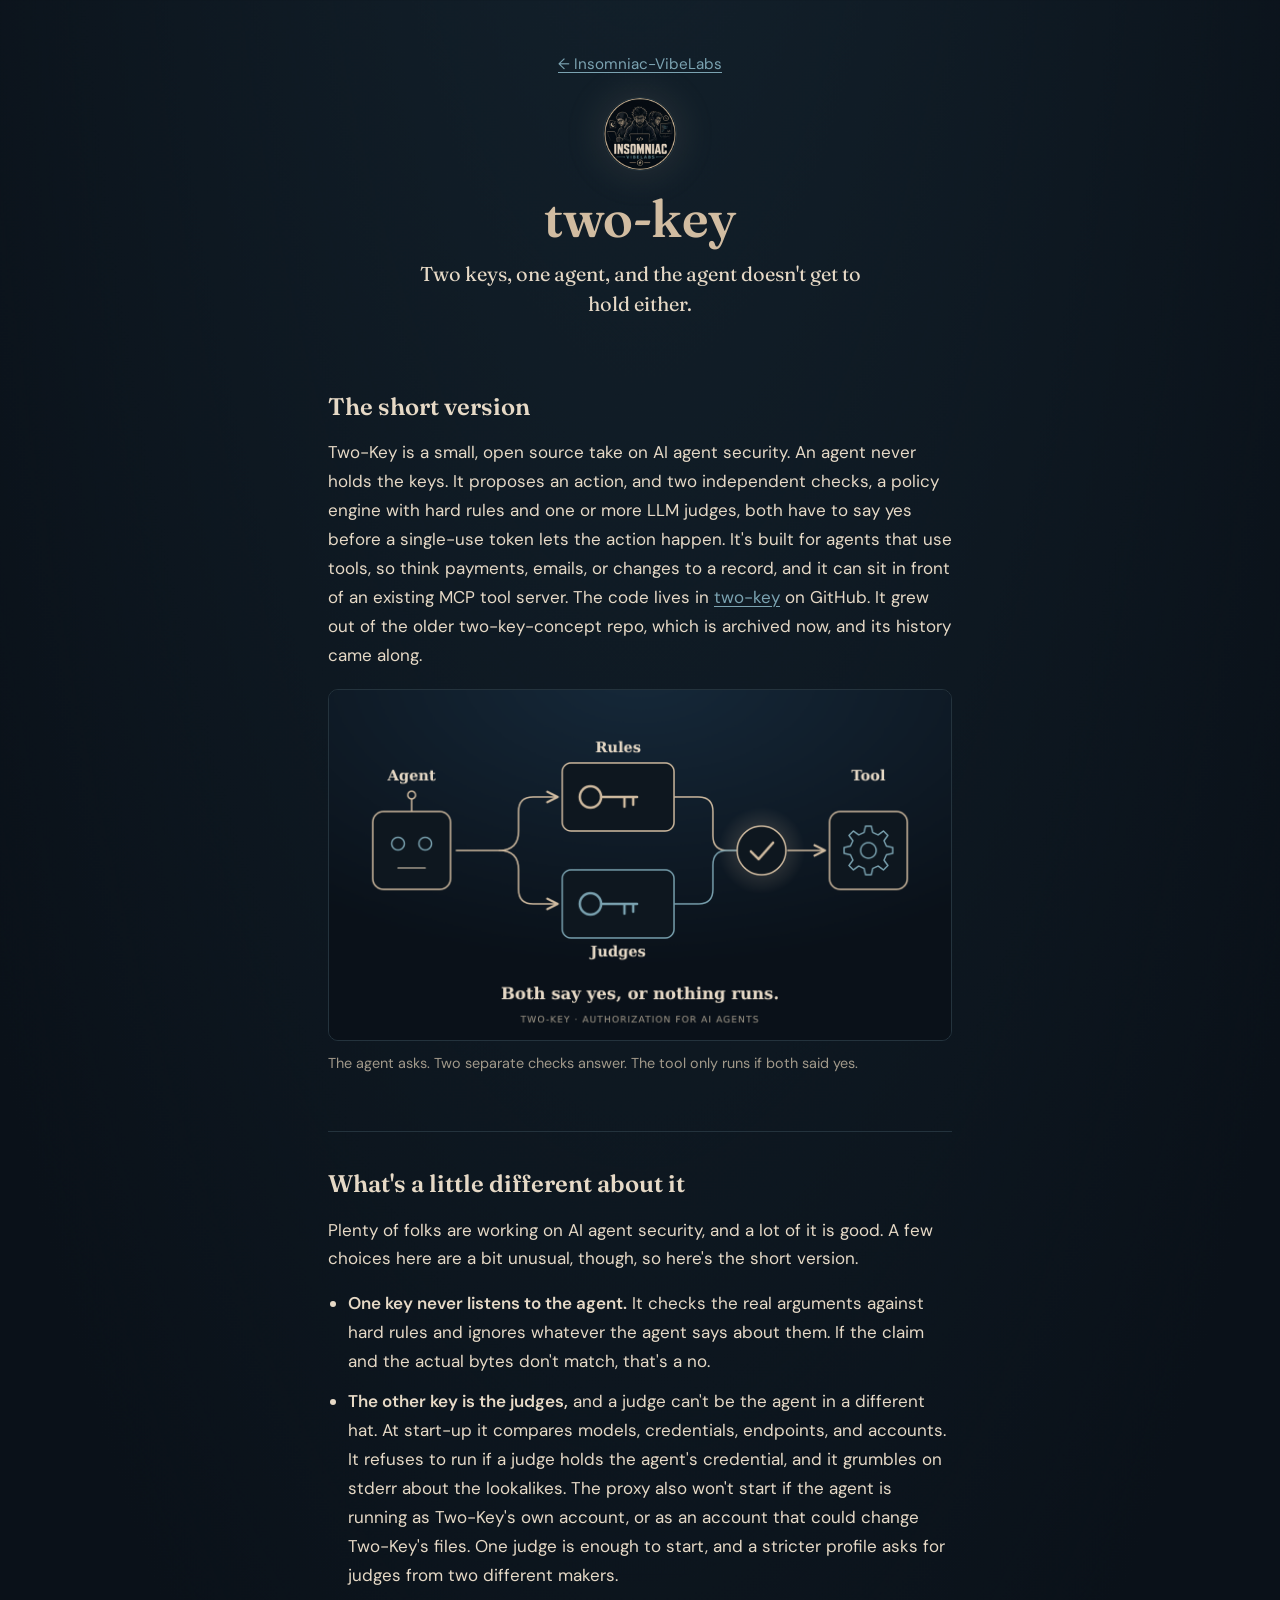
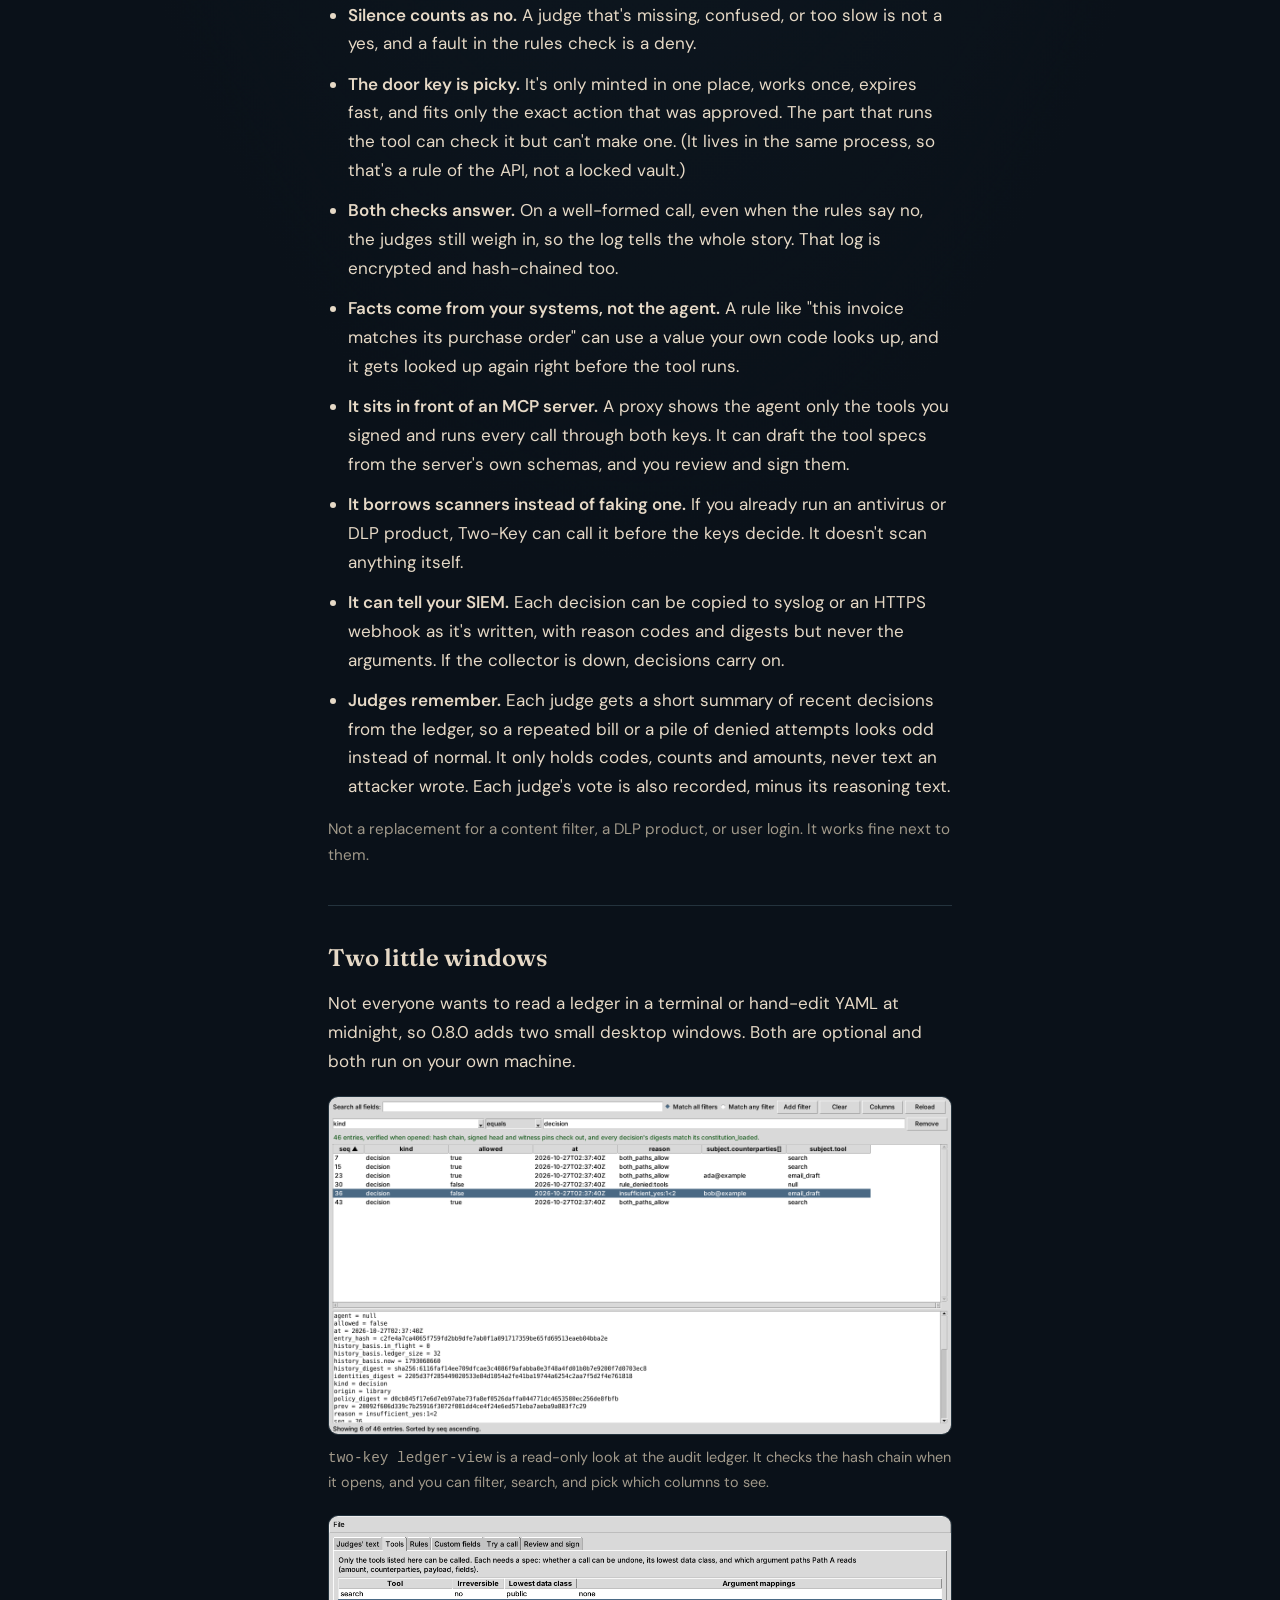
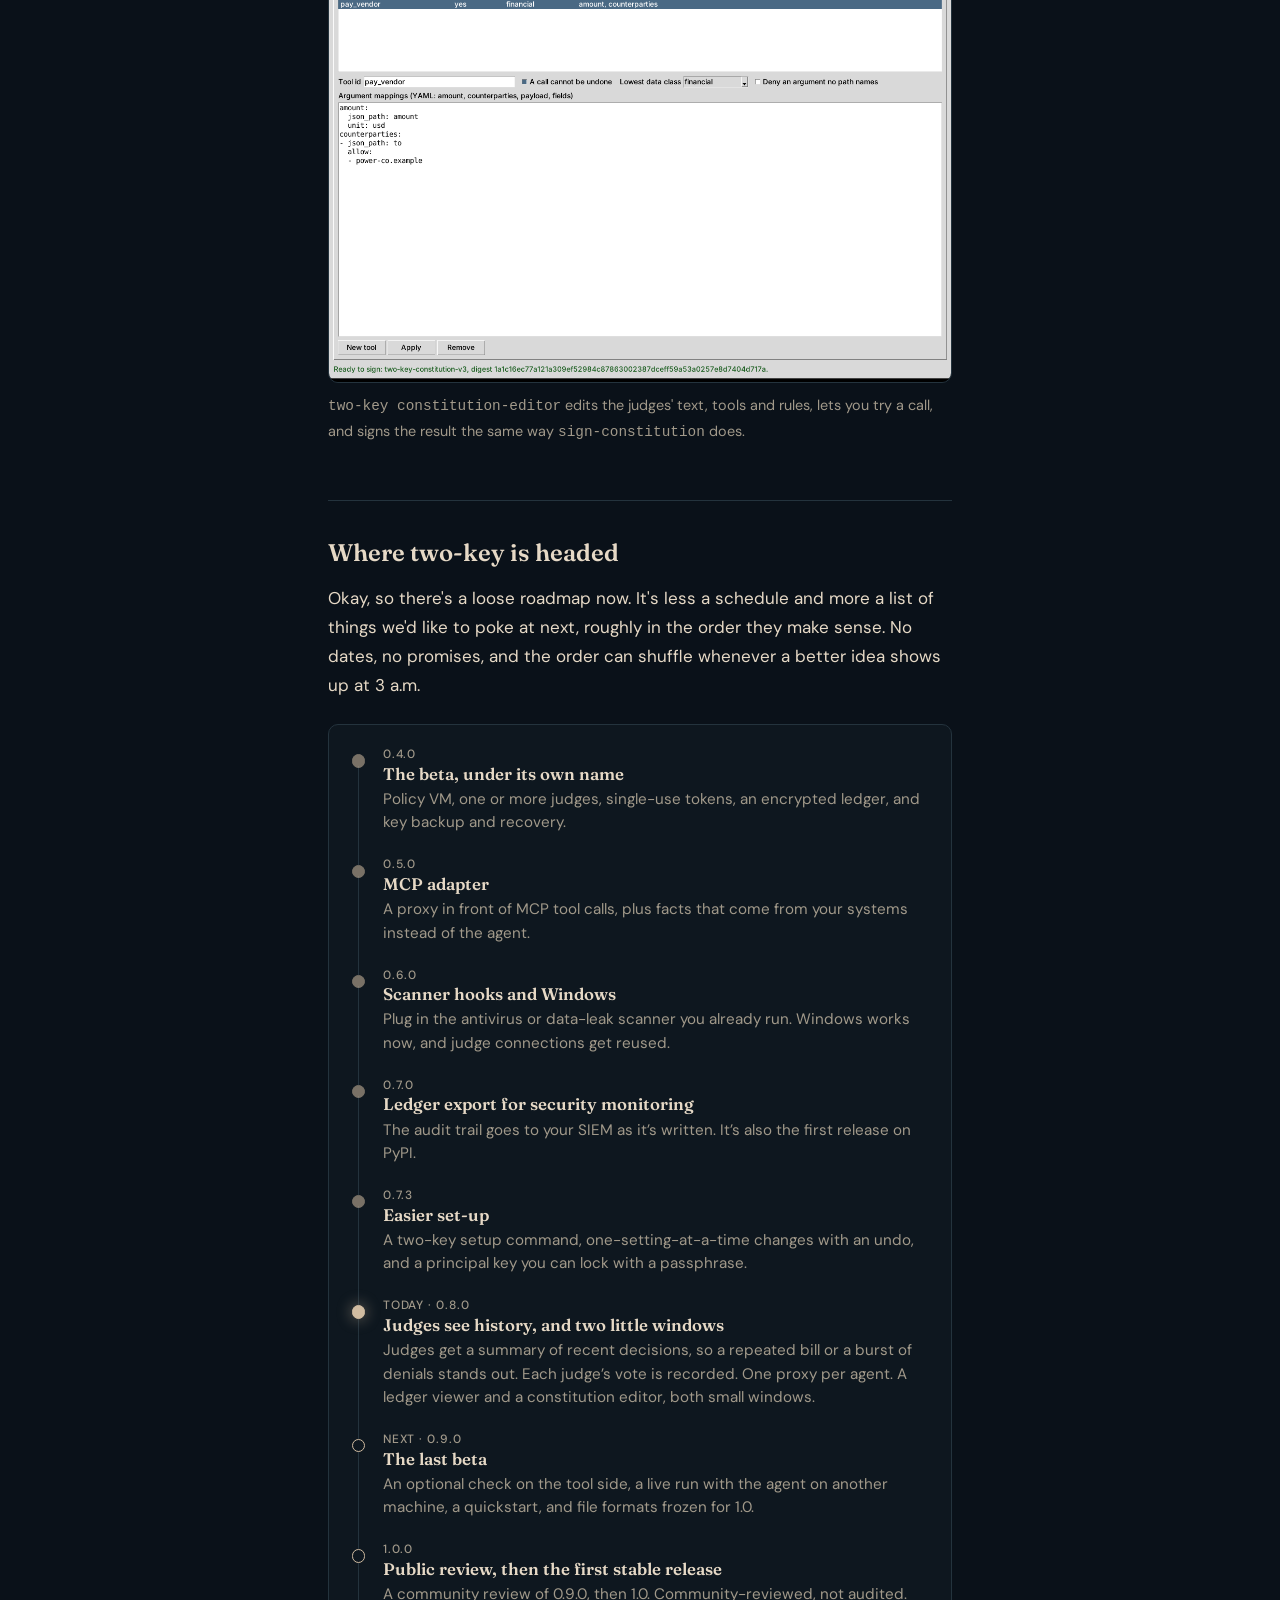
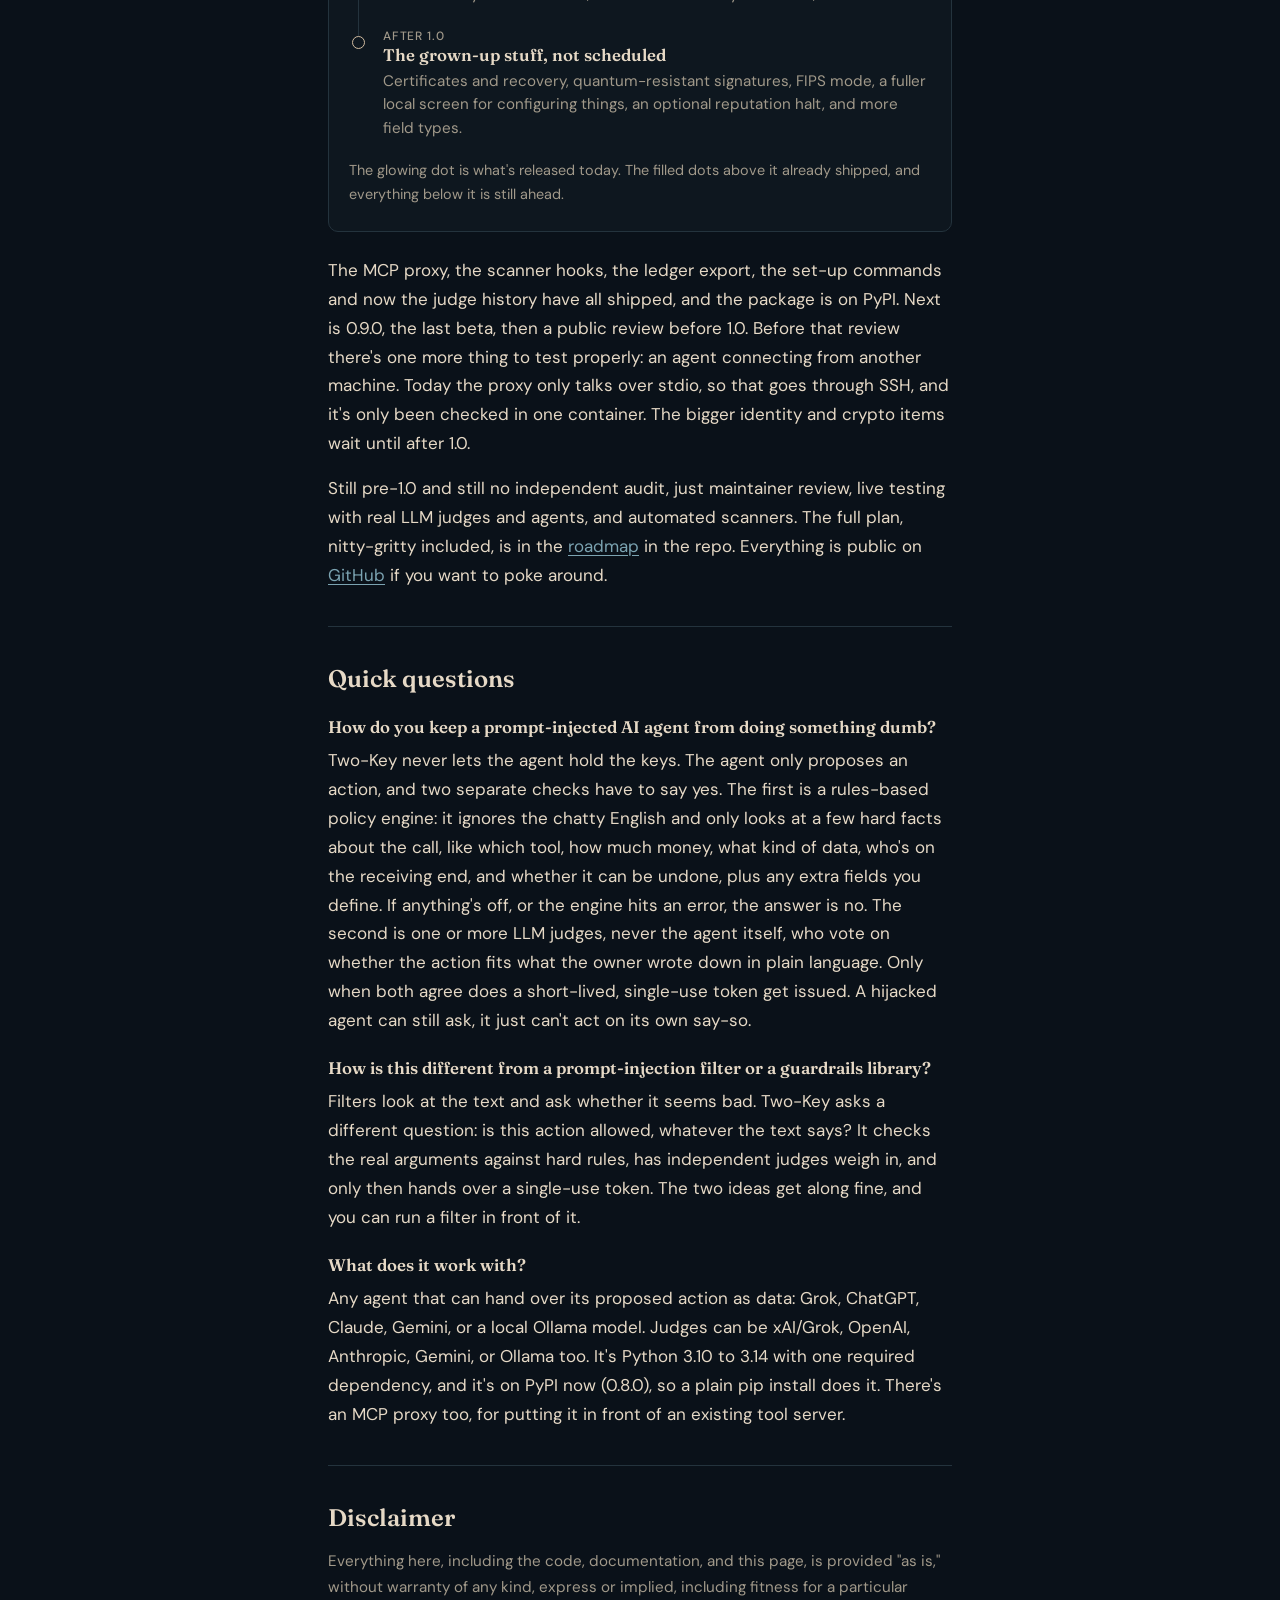
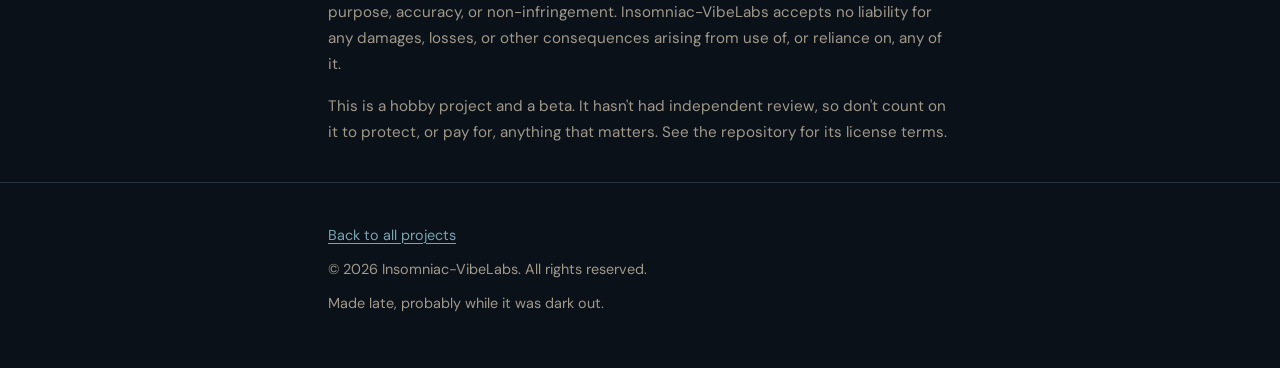
<file: two-key.html>
<!DOCTYPE html>
<html lang="en">
<head>
<meta charset="utf-8">
<meta name="viewport" content="width=device-width, initial-scale=1">
<meta name="color-scheme" content="dark">
<title>Two-Key: two independent checks before an AI agent can act | Insomniac-VibeLabs</title>
<meta name="description" content="Two-Key is an open source (Apache-2.0) beta for AI agent security: two independent keys, a policy engine and one or more LLM judges, have to agree before an agent acts. Guardrails against prompt injection.">
<link rel="canonical" href="https://insomniac-vibelabs.github.io/Insomniac-VibeLabs-Webpage/two-key.html">
<meta property="og:type" content="article">
<meta property="article:published_time" content="2026-10-09">
<meta property="og:url" content="https://insomniac-vibelabs.github.io/Insomniac-VibeLabs-Webpage/two-key.html">
<meta property="og:site_name" content="Insomniac-VibeLabs">
<meta property="og:image" content="https://insomniac-vibelabs.github.io/Insomniac-VibeLabs-Webpage/og-two-key.png">
<meta property="og:image:width" content="1280">
<meta property="og:image:height" content="720">
<meta property="og:image:alt" content="Diagram of an AI agent sending a proposed action to two separate checks, one labeled rules and one labeled judges. Both lead to a single check mark, and only then to the tool.">
<meta property="og:title" content="Two-Key: two independent checks before an AI agent can act">
<meta property="og:description" content="Two independent keys have to turn before an AI agent can act. A policy engine, one or more LLM judges, single-use capability tokens and an audit ledger. Open source beta.">
<meta name="twitter:card" content="summary_large_image">
<meta name="twitter:title" content="Two-Key: two independent checks before an AI agent can act">
<meta name="twitter:description" content="Two independent keys have to turn before an AI agent can act. A policy engine, one or more LLM judges, single-use capability tokens and an audit ledger. Open source beta.">
<meta name="twitter:image" content="https://insomniac-vibelabs.github.io/Insomniac-VibeLabs-Webpage/og-two-key.png">
<meta name="twitter:image:alt" content="Diagram of an AI agent sending a proposed action to two separate checks, one labeled rules and one labeled judges. Both lead to a single check mark, and only then to the tool.">
<meta name="robots" content="index, follow, max-image-preview:large">
<meta name="theme-color" content="#070d12">
<link rel="icon" type="image/png" href="apple-touch-icon.png">
<link rel="apple-touch-icon" href="apple-touch-icon.png">
<script type="application/ld+json">
{
  "@context": "https://schema.org",
  "@graph": [
    {
      "@type": "TechArticle",
      "headline": "Two-Key: two independent checks before an AI agent can act",
      "description": "Two-Key is an open source (Apache-2.0) beta for AI agent security: two independent keys, a policy engine and one or more LLM judges, have to agree before an agent acts. Guardrails against prompt injection.",
      "image": [
        "https://insomniac-vibelabs.github.io/Insomniac-VibeLabs-Webpage/og-two-key.png"
      ],
      "datePublished": "2026-10-09",
      "author": {
        "@type": "Organization",
        "name": "Insomniac-VibeLabs",
        "url": "https://github.com/Insomniac-VibeLabs"
      },
      "publisher": {
        "@type": "Organization",
        "name": "Insomniac-VibeLabs",
        "url": "https://github.com/Insomniac-VibeLabs"
      },
      "mainEntityOfPage": "https://insomniac-vibelabs.github.io/Insomniac-VibeLabs-Webpage/two-key.html",
      "inLanguage": "en"
    },
    {
      "@type": "SoftwareSourceCode",
      "name": "two-key",
      "description": "Two independent keys must turn before an AI agent can act. A policy engine, one or more LLM judges, single-use capability tokens and an encrypted audit ledger. Beta, maintainer-reviewed but not independently audited.",
      "url": "https://insomniac-vibelabs.github.io/Insomniac-VibeLabs-Webpage/two-key.html",
      "codeRepository": "https://github.com/Insomniac-VibeLabs/two-key",
      "programmingLanguage": "Python",
      "license": "https://www.apache.org/licenses/LICENSE-2.0",
      "keywords": "agent authorization, agent security, agentic AI, AI agents, AI governance, AI safety, AI security, audit log, authorization, capability tokens, guardrails, LLM, LLM as a judge, LLM security, policy as code, policy engine, prompt injection, Python",
      "author": {
        "@type": "Organization",
        "name": "Insomniac-VibeLabs",
        "url": "https://github.com/Insomniac-VibeLabs"
      }
    },
    {
      "@type": "FAQPage",
      "mainEntity": [
        {
          "@type": "Question",
          "name": "How do you keep a prompt-injected AI agent from doing something dumb?",
          "acceptedAnswer": {
            "@type": "Answer",
            "text": "Two-Key never lets the agent hold the keys. The agent only proposes an action, and two separate checks have to say yes. The first is a rules-based policy engine: it ignores the chatty English and only looks at a few hard facts about the call, like which tool, how much money, what kind of data, who's on the receiving end, and whether it can be undone, plus any extra fields you define. If anything's off, or the engine hits an error, the answer is no. The second is one or more LLM judges, never the agent itself, who vote on whether the action fits what the owner wrote down in plain language. Only when both agree does a short-lived, single-use token get issued. A hijacked agent can still ask, it just can't act on its own say-so."
          }
        },
        {
          "@type": "Question",
          "name": "How is this different from a prompt-injection filter or a guardrails library?",
          "acceptedAnswer": {
            "@type": "Answer",
            "text": "Filters look at the text and ask whether it seems bad. Two-Key asks a different question: is this action allowed, whatever the text says? It checks the real arguments against hard rules, has independent judges weigh in, and only then hands over a single-use token. The two ideas get along fine, and you can run a filter in front of it."
          }
        },
        {
          "@type": "Question",
          "name": "What does it work with?",
          "acceptedAnswer": {
            "@type": "Answer",
            "text": "Any agent that can hand over its proposed action as data: Grok, ChatGPT, Claude, Gemini, or a local Ollama model. Judges can be xAI/Grok, OpenAI, Anthropic, Gemini, or Ollama too. It's Python 3.10 to 3.14 with one required dependency, and it's on PyPI now (0.8.0), so a plain pip install does it. There's an MCP proxy too, for putting it in front of an existing tool server."
          }
        }
      ]
    }
  ]
}
</script>
<link rel="preconnect" href="https://fonts.googleapis.com">
<link rel="preconnect" href="https://fonts.gstatic.com" crossorigin>
<link href="https://fonts.googleapis.com/css2?family=Fraunces:opsz,wght@9..144,400;9..144,600&family=DM+Sans:wght@400;500&display=swap" rel="stylesheet">
<link rel="stylesheet" href="style.css">
</head>
<body>

<header class="subhead">
  <div class="wrap">
    <a class="back" href="./">&larr; <span class="org">Insomniac-VibeLabs</span></a>
    <a href="./" aria-label="Insomniac-VibeLabs home"><img class="mark" src="logo-400.jpg" alt="Insomniac-VibeLabs logo" width="72" height="72" style="margin-top:1.25rem"></a>
    <h1>two-key</h1>
    <p class="tagline">Two keys, one agent, and the agent doesn't get to hold either.</p>
  </div>
</header>

<main class="wrap">

  <section>
    <h2>The short version</h2>
    <p>Two-Key is a small, open source take on AI agent security. An agent never holds the keys. It proposes an action, and two independent checks, a policy engine with hard rules and one or more LLM judges, both have to say yes before a single-use token lets the action happen. It's built for agents that use tools, so think payments, emails, or changes to a record, and it can sit in front of an existing MCP tool server. The code lives in <a href="https://github.com/Insomniac-VibeLabs/two-key">two-key</a> on GitHub. It grew out of the older two-key-concept repo, which is archived now, and its history came along.</p>
    <figure class="shot">
      <img src="og-two-key.png" width="1280" height="720" alt="Diagram of an AI agent sending a proposed action to two separate checks, one labeled rules and one labeled judges. Both lead to a single check mark, and only then to the tool.">
      <figcaption>The agent asks. Two separate checks answer. The tool only runs if both said yes.</figcaption>
    </figure>
  </section>

  <section>
    <h2>What's a little different about it</h2>
    <p>Plenty of folks are working on AI agent security, and a lot of it is good. A few choices here are a bit unusual, though, so here's the short version.</p>
    <ul class="diff">
      <li><strong>One key never listens to the agent.</strong> It checks the real arguments against hard rules and ignores whatever the agent says about them. If the claim and the actual bytes don't match, that's a no.</li>
      <li><strong>The other key is the judges,</strong> and a judge can't be the agent in a different hat. At start-up it compares models, credentials, endpoints, and accounts. It refuses to run if a judge holds the agent's credential, and it grumbles on stderr about the lookalikes. The proxy also won't start if the agent is running as Two-Key's own account, or as an account that could change Two-Key's files. One judge is enough to start, and a stricter profile asks for judges from two different makers.</li>
      <li><strong>Silence counts as no.</strong> A judge that's missing, confused, or too slow is not a yes, and a fault in the rules check is a deny.</li>
      <li><strong>The door key is picky.</strong> It's only minted in one place, works once, expires fast, and fits only the exact action that was approved. The part that runs the tool can check it but can't make one. (It lives in the same process, so that's a rule of the API, not a locked vault.)</li>
      <li><strong>Both checks answer.</strong> On a well-formed call, even when the rules say no, the judges still weigh in, so the log tells the whole story. That log is encrypted and hash-chained too.</li>
      <li><strong>Facts come from your systems, not the agent.</strong> A rule like "this invoice matches its purchase order" can use a value your own code looks up, and it gets looked up again right before the tool runs.</li>
      <li><strong>It sits in front of an MCP server.</strong> A proxy shows the agent only the tools you signed and runs every call through both keys. It can draft the tool specs from the server's own schemas, and you review and sign them.</li>
      <li><strong>It borrows scanners instead of faking one.</strong> If you already run an antivirus or DLP product, Two-Key can call it before the keys decide. It doesn't scan anything itself.</li>
      <li><strong>It can tell your SIEM.</strong> Each decision can be copied to syslog or an HTTPS webhook as it's written, with reason codes and digests but never the arguments. If the collector is down, decisions carry on.</li>
      <li><strong>Judges remember.</strong> Each judge gets a short summary of recent decisions from the ledger, so a repeated bill or a pile of denied attempts looks odd instead of normal. It only holds codes, counts and amounts, never text an attacker wrote. Each judge's vote is also recorded, minus its reasoning text.</li>
    </ul>
    <p class="fine">Not a replacement for a content filter, a DLP product, or user login. It works fine next to them.</p>
  </section>


  <section>
    <h2>Two little windows</h2>
    <p>Not everyone wants to read a ledger in a terminal or hand-edit YAML at midnight, so 0.8.0 adds two small desktop windows. Both are optional and both run on your own machine.</p>
    <figure class="shot">
      <img src="two-key-ledger-view.png" width="1400" height="760" alt="The Two-Key ledger viewer showing six decision entries filtered from a verified ledger, with one denied entry selected and its details below.">
      <figcaption><code>two-key ledger-view</code> is a read-only look at the audit ledger. It checks the hash chain when it opens, and you can filter, search, and pick which columns to see.</figcaption>
    </figure>
    <figure class="shot">
      <img src="two-key-constitution-editor.png" width="1200" height="900" alt="The Two-Key constitution editor on the Tools tab, listing two tools and the argument mappings for pay_vendor.">
      <figcaption><code>two-key constitution-editor</code> edits the judges' text, tools and rules, lets you try a call, and signs the result the same way <code>sign-constitution</code> does.</figcaption>
    </figure>
  </section>


  <section>
    <h2>Where two-key is headed</h2>
    <p>Okay, so there's a loose roadmap now. It's less a schedule and more a list of things we'd like to poke at next, roughly in the order they make sense. No dates, no promises, and the order can shuffle whenever a better idea shows up at 3 a.m.</p>

    <figure class="map" aria-labelledby="map-caption">
      <ol class="path">
        <li class="done">
          <span class="tag">0.4.0</span>
          <span class="step">The beta, under its own name</span>
          <span class="why">Policy VM, one or more judges, single-use tokens, an encrypted ledger, and key backup and recovery.</span>
        </li>
        <li class="done">
          <span class="tag">0.5.0</span>
          <span class="step">MCP adapter</span>
          <span class="why">A proxy in front of MCP tool calls, plus facts that come from your systems instead of the agent.</span>
        </li>
        <li class="done">
          <span class="tag">0.6.0</span>
          <span class="step">Scanner hooks and Windows</span>
          <span class="why">Plug in the antivirus or data-leak scanner you already run. Windows works now, and judge connections get reused.</span>
        </li>
        <li class="done">
          <span class="tag">0.7.0</span>
          <span class="step">Ledger export for security monitoring</span>
          <span class="why">The audit trail goes to your SIEM as it&rsquo;s written. It&rsquo;s also the first release on PyPI.</span>
        </li>
        <li class="done">
          <span class="tag">0.7.3</span>
          <span class="step">Easier set-up</span>
          <span class="why">A two-key setup command, one-setting-at-a-time changes with an undo, and a principal key you can lock with a passphrase.</span>
        </li>
        <li class="now">
          <span class="tag">Today &middot; 0.8.0</span>
          <span class="step">Judges see history, and two little windows</span>
          <span class="why">Judges get a summary of recent decisions, so a repeated bill or a burst of denials stands out. Each judge&rsquo;s vote is recorded. One proxy per agent. A ledger viewer and a constitution editor, both small windows.</span>
        </li>
        <li>
          <span class="tag">Next &middot; 0.9.0</span>
          <span class="step">The last beta</span>
          <span class="why">An optional check on the tool side, a live run with the agent on another machine, a quickstart, and file formats frozen for 1.0.</span>
        </li>
        <li>
          <span class="tag">1.0.0</span>
          <span class="step">Public review, then the first stable release</span>
          <span class="why">A community review of 0.9.0, then 1.0. Community-reviewed, not audited.</span>
        </li>
        <li>
          <span class="tag">After 1.0</span>
          <span class="step">The grown-up stuff, not scheduled</span>
          <span class="why">Certificates and recovery, quantum-resistant signatures, FIPS mode, a fuller local screen for configuring things, an optional reputation halt, and more field types.</span>
        </li>
      </ol>
      <figcaption id="map-caption">The glowing dot is what's released today. The filled dots above it already shipped, and everything below it is still ahead.</figcaption>
    </figure>

    <p>The MCP proxy, the scanner hooks, the ledger export, the set-up commands and now the judge history have all shipped, and the package is on PyPI. Next is 0.9.0, the last beta, then a public review before 1.0. Before that review there's one more thing to test properly: an agent connecting from another machine. Today the proxy only talks over stdio, so that goes through SSH, and it's only been checked in one container. The bigger identity and crypto items wait until after 1.0.</p>
    <p>Still pre-1.0 and still no independent audit, just maintainer review, live testing with real LLM judges and agents, and automated scanners. The full plan, nitty-gritty included, is in the <a href="https://github.com/Insomniac-VibeLabs/two-key/blob/main/ROADMAP.md">roadmap</a> in the repo. Everything is public on <a href="https://github.com/Insomniac-VibeLabs">GitHub</a> if you want to poke around.</p>
  </section>


  <section>
    <h2>Quick questions</h2>
    <h3>How do you keep a prompt-injected AI agent from doing something dumb?</h3>
    <p>Two-Key never lets the agent hold the keys. The agent only proposes an action, and two separate checks have to say yes. The first is a rules-based policy engine: it ignores the chatty English and only looks at a few hard facts about the call, like which tool, how much money, what kind of data, who's on the receiving end, and whether it can be undone, plus any extra fields you define. If anything's off, or the engine hits an error, the answer is no. The second is one or more LLM judges, never the agent itself, who vote on whether the action fits what the owner wrote down in plain language. Only when both agree does a short-lived, single-use token get issued. A hijacked agent can still ask, it just can't act on its own say-so.</p>
    <h3>How is this different from a prompt-injection filter or a guardrails library?</h3>
    <p>Filters look at the text and ask whether it seems bad. Two-Key asks a different question: is this action allowed, whatever the text says? It checks the real arguments against hard rules, has independent judges weigh in, and only then hands over a single-use token. The two ideas get along fine, and you can run a filter in front of it.</p>
    <h3>What does it work with?</h3>
    <p>Any agent that can hand over its proposed action as data: Grok, ChatGPT, Claude, Gemini, or a local Ollama model. Judges can be xAI/Grok, OpenAI, Anthropic, Gemini, or Ollama too. It's Python 3.10 to 3.14 with one required dependency, and it's on PyPI now (0.8.0), so a plain pip install does it. There's an MCP proxy too, for putting it in front of an existing tool server.</p>
  </section>


  <section>
    <h2>Disclaimer</h2>
    <p class="fine">Everything here, including the code, documentation, and this page, is provided "as is," without warranty of any kind, express or implied, including fitness for a particular purpose, accuracy, or non-infringement. <span class="org">Insomniac-VibeLabs</span> accepts no liability for any damages, losses, or other consequences arising from use of, or reliance on, any of it.</p>
    <p class="fine">This is a hobby project and a beta. It hasn't had independent review, so don't count on it to protect, or pay for, anything that matters. See the repository for its license terms.</p>
  </section>

</main>

<footer>
  <div class="wrap">
    <p><a href="./">Back to all projects</a></p>
    <p>&copy; 2026 <span class="org">Insomniac-VibeLabs</span>. All rights reserved.</p>
    <p>Made late, probably while it was dark out.</p>
  </div>
</footer>

</body>
</html>
</file>
<file: style.css>
:root {
    --night: #0a1119;
    --deep: #060b11;
    --panel: #0e171f;
    --line: #24333d;
    --text: #e6d9c6;
    --muted: #a1998a;
    --moon: #d1bca1;
    --link: #7ba3b1;
    --serif: "Fraunces", Georgia, "Times New Roman", serif;
    --sans: "DM Sans", system-ui, -apple-system, "Segoe UI", Roboto, sans-serif;
  }
  * { box-sizing: border-box; }
  html { background: var(--deep); scroll-behavior: smooth; }
  body {
    margin: 0;
    color: var(--text);
    font: 400 1.0625rem/1.7 var(--sans);
    background:
      radial-gradient(ellipse 90% 60% at 50% -10%, #14232e 0%, transparent 70%),
      var(--night);
    min-height: 100vh;
    -webkit-font-smoothing: antialiased;
  }
  a { color: var(--link); text-underline-offset: 3px; text-decoration-thickness: 1px; }
  a:hover { color: var(--text); }
  a:focus-visible { outline: 2px solid var(--moon); outline-offset: 3px; border-radius: 3px; }
  .org { white-space: nowrap; }

  .wrap { max-width: 42rem; margin: 0 auto; padding: 0 1.5rem; }

  header { text-align: center; padding: 4.5rem 0 3rem; }
  .avatar-wrap {
    width: 184px; height: 184px; margin: 0 auto 1.75rem;
    border-radius: 50%;
    box-shadow: 0 0 0 1px var(--line), 0 0 60px 8px rgba(209, 188, 161, .14);
    animation: glow 7s ease-in-out infinite;
  }
  .avatar-wrap img {
    width: 100%; height: 100%; border-radius: 50%; display: block;
    object-fit: cover; background: var(--panel);
  }
  @keyframes glow {
    0%, 100% { box-shadow: 0 0 0 1px var(--line), 0 0 40px 4px rgba(209, 188, 161, .08); }
    50%      { box-shadow: 0 0 0 1px var(--line), 0 0 72px 12px rgba(209, 188, 161, .20); }
  }
  h1 {
    font: 600 clamp(2.1rem, 7vw, 3.25rem)/1.1 var(--serif);
    letter-spacing: -0.01em;
    margin: 0 0 1rem;
    color: var(--moon);
  }
  .tagline { font: 400 1.25rem/1.5 var(--serif); color: var(--text); margin: 0 auto; max-width: 30rem; }

  main section { padding: 2.25rem 0; border-top: 1px solid var(--line); }
  main section:first-child { border-top: 0; }
  h2 { font: 600 1.5rem/1.3 var(--serif); margin: 0 0 1rem; color: var(--text); }
  h3 { font: 600 1.05rem/1.4 var(--serif); margin: 1.4rem 0 .4rem; color: var(--text); }
  p { margin: 0 0 1rem; }
  p:last-child { margin-bottom: 0; }

  .repos { list-style: none; margin: 1.25rem 0 0; padding: 0; display: grid; gap: 1rem; }
  .repos li {
    background: var(--panel);
    border: 1px solid var(--line);
    border-radius: 10px;
    padding: 1.15rem 1.25rem;
  }
  .diff { margin: 1rem 0; padding-left: 1.25rem; }
  .diff li { margin-bottom: .7rem; }
  .diff strong { color: var(--text); font-weight: 600; }
  .repos .hook { font: 400 1.05rem/1.5 var(--serif); color: var(--text); font-style: italic; }
  .repos .topics { display: flex; flex-wrap: wrap; gap: .4rem; margin-top: .75rem; }
  .repos .topics a {
    font: 500 .78rem/1.3 var(--sans); padding: .2rem .6rem;
    border: 1px solid var(--line); border-radius: 999px; color: var(--muted);
  }
  .repos .name { font: 600 1.15rem/1.4 var(--serif); display: block; margin-bottom: .35rem; }
  .repos p { color: var(--muted); font-size: 1rem; }

  .fine { color: var(--muted); font-size: .95rem; }

  footer { padding: 2.5rem 0 3.5rem; border-top: 1px solid var(--line); color: var(--muted); font-size: .9rem; }
  footer p { margin-bottom: .6rem; }

  @media (prefers-reduced-motion: reduce) {
    html { scroll-behavior: auto; }
    .avatar-wrap { animation: none; }
  }

  .map {
    margin: 1.5rem 0;
    padding: 1.4rem 1.25rem 1.5rem;
    background: var(--panel);
    border: 1px solid var(--line);
    border-radius: 10px;
  }
  .map figcaption { margin-top: 1.1rem; color: var(--muted); font-size: .9rem; }
  .path { list-style: none; margin: 0; padding: 0; }
  .path li { position: relative; padding: 0 0 1.4rem 2.1rem; }
  .path li:last-child { padding-bottom: 0; }
  .path li::before {
    content: ""; position: absolute; left: .55rem; top: 1.15rem; bottom: -.45rem;
    width: 1px; background: var(--line);
  }
  .path li:last-child::before { display: none; }
  .path li::after {
    content: ""; position: absolute; left: .2rem; top: .45rem;
    width: .7rem; height: .7rem; border-radius: 50%;
    border: 1px solid var(--moon); background: var(--panel);
  }
  .path li.done::after { background: var(--moon); opacity: .55; }
  .path li.now::after {
    background: var(--moon);
    box-shadow: 0 0 14px 2px rgba(209, 188, 161, .35);
  }
  .path .tag {
    display: block; font: 500 .75rem/1.3 var(--sans);
    letter-spacing: .08em; text-transform: uppercase; color: var(--muted);
  }
  .path .step { display: block; font: 600 1.05rem/1.4 var(--serif); color: var(--text); }
  .path .why { display: block; margin-top: .1rem; color: var(--muted); font-size: .95rem; line-height: 1.55; }

  .back { display: inline-block; margin: 1.75rem 0 0; font-size: .95rem; }
  .subhead { text-align: center; padding: 1.5rem 0 2.25rem; }
  .subhead .mark { width: 72px; height: 72px; border-radius: 50%; margin: 0 auto 1.25rem; display: block;
    box-shadow: 0 0 0 1px var(--line), 0 0 40px 4px rgba(209, 188, 161, .12); }
  .subhead h1 { margin-bottom: .75rem; }
  .repos .more { display: inline-block; margin-top: .85rem; font-weight: 500; }
  .pages { list-style: none; margin: 1.25rem 0 0; padding: 0; display: grid; gap: 1rem; }
  .pages li { background: var(--panel); border: 1px solid var(--line); border-radius: 10px; padding: 1.15rem 1.25rem; }
  .pages a { font: 600 1.15rem/1.4 var(--serif); display: block; margin-bottom: .35rem; }
  .pages p { color: var(--muted); font-size: 1rem; }
  .shot { margin: 1.25rem 0; }
  .shot img { display: block; width: 100%; height: auto; border: 1px solid var(--line); border-radius: 10px; }
  .shot figcaption { margin-top: .6rem; color: var(--muted); font-size: .9rem; }
</file>
